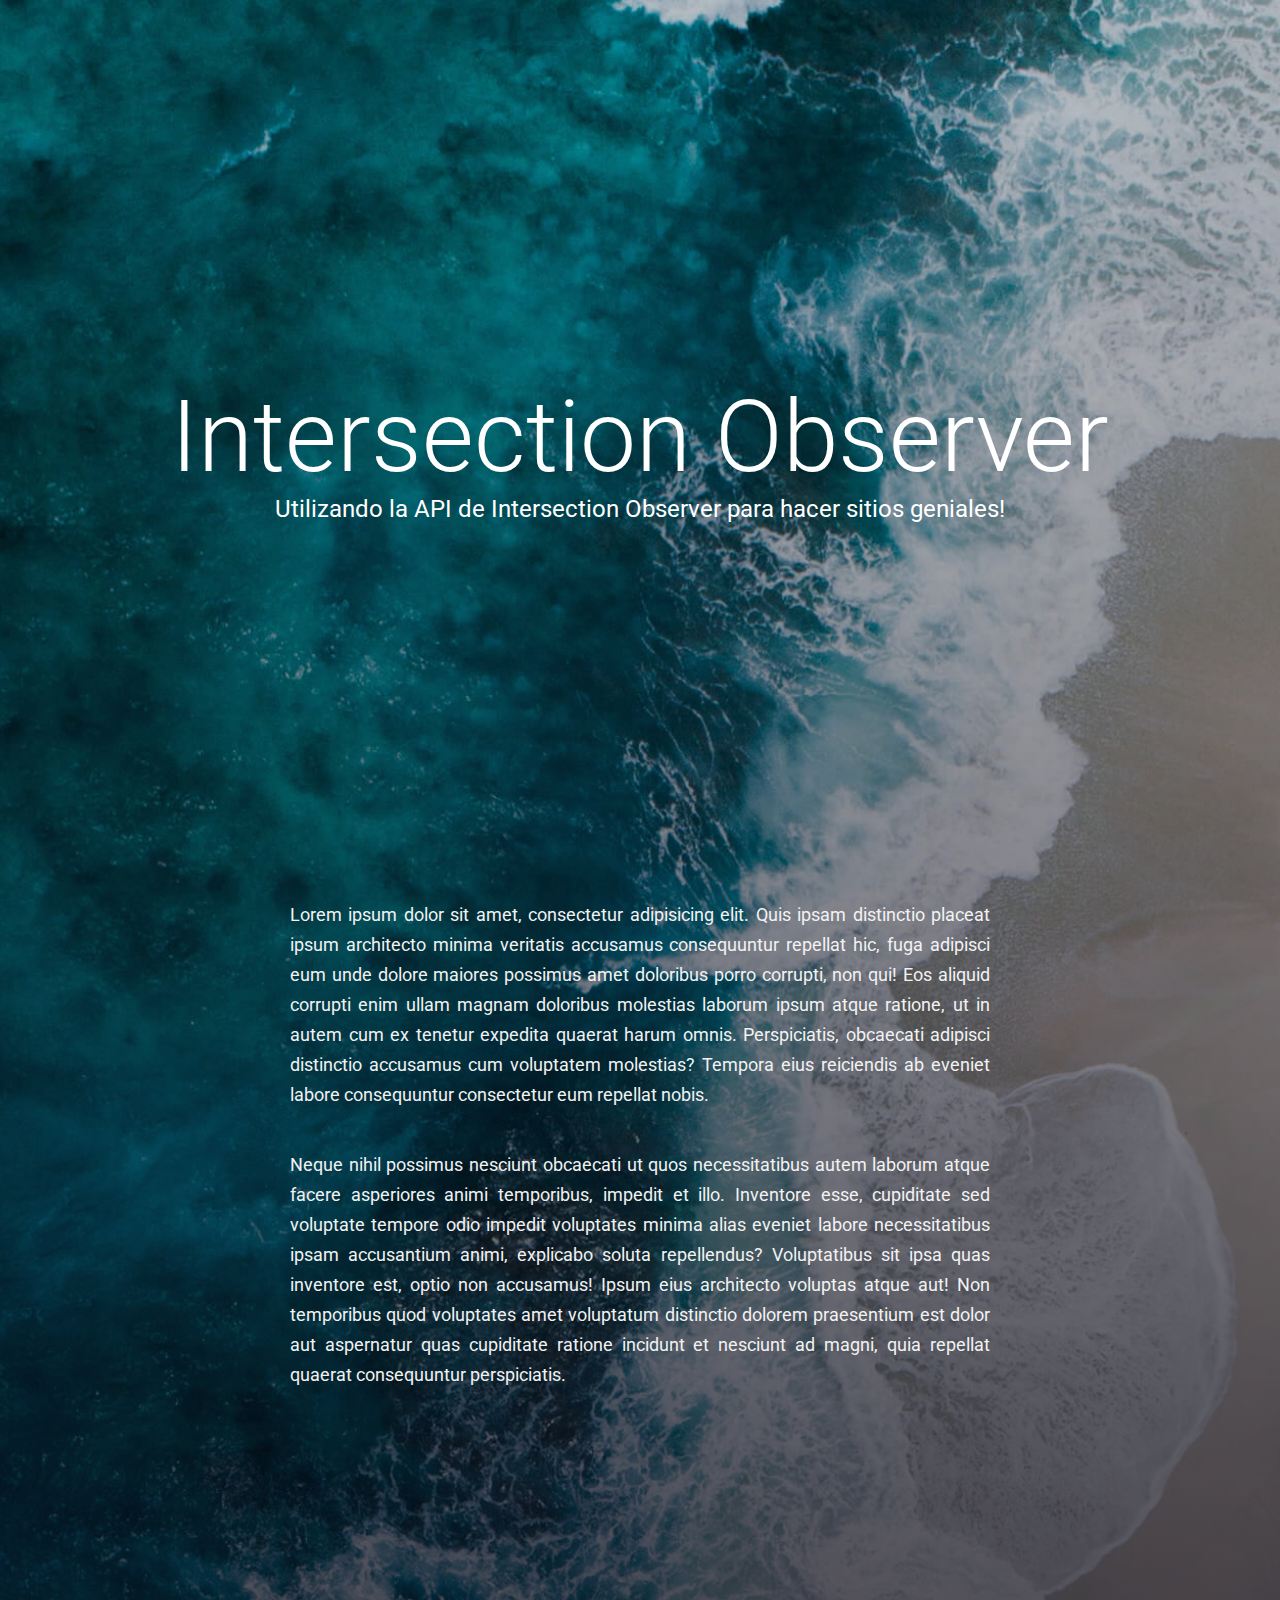
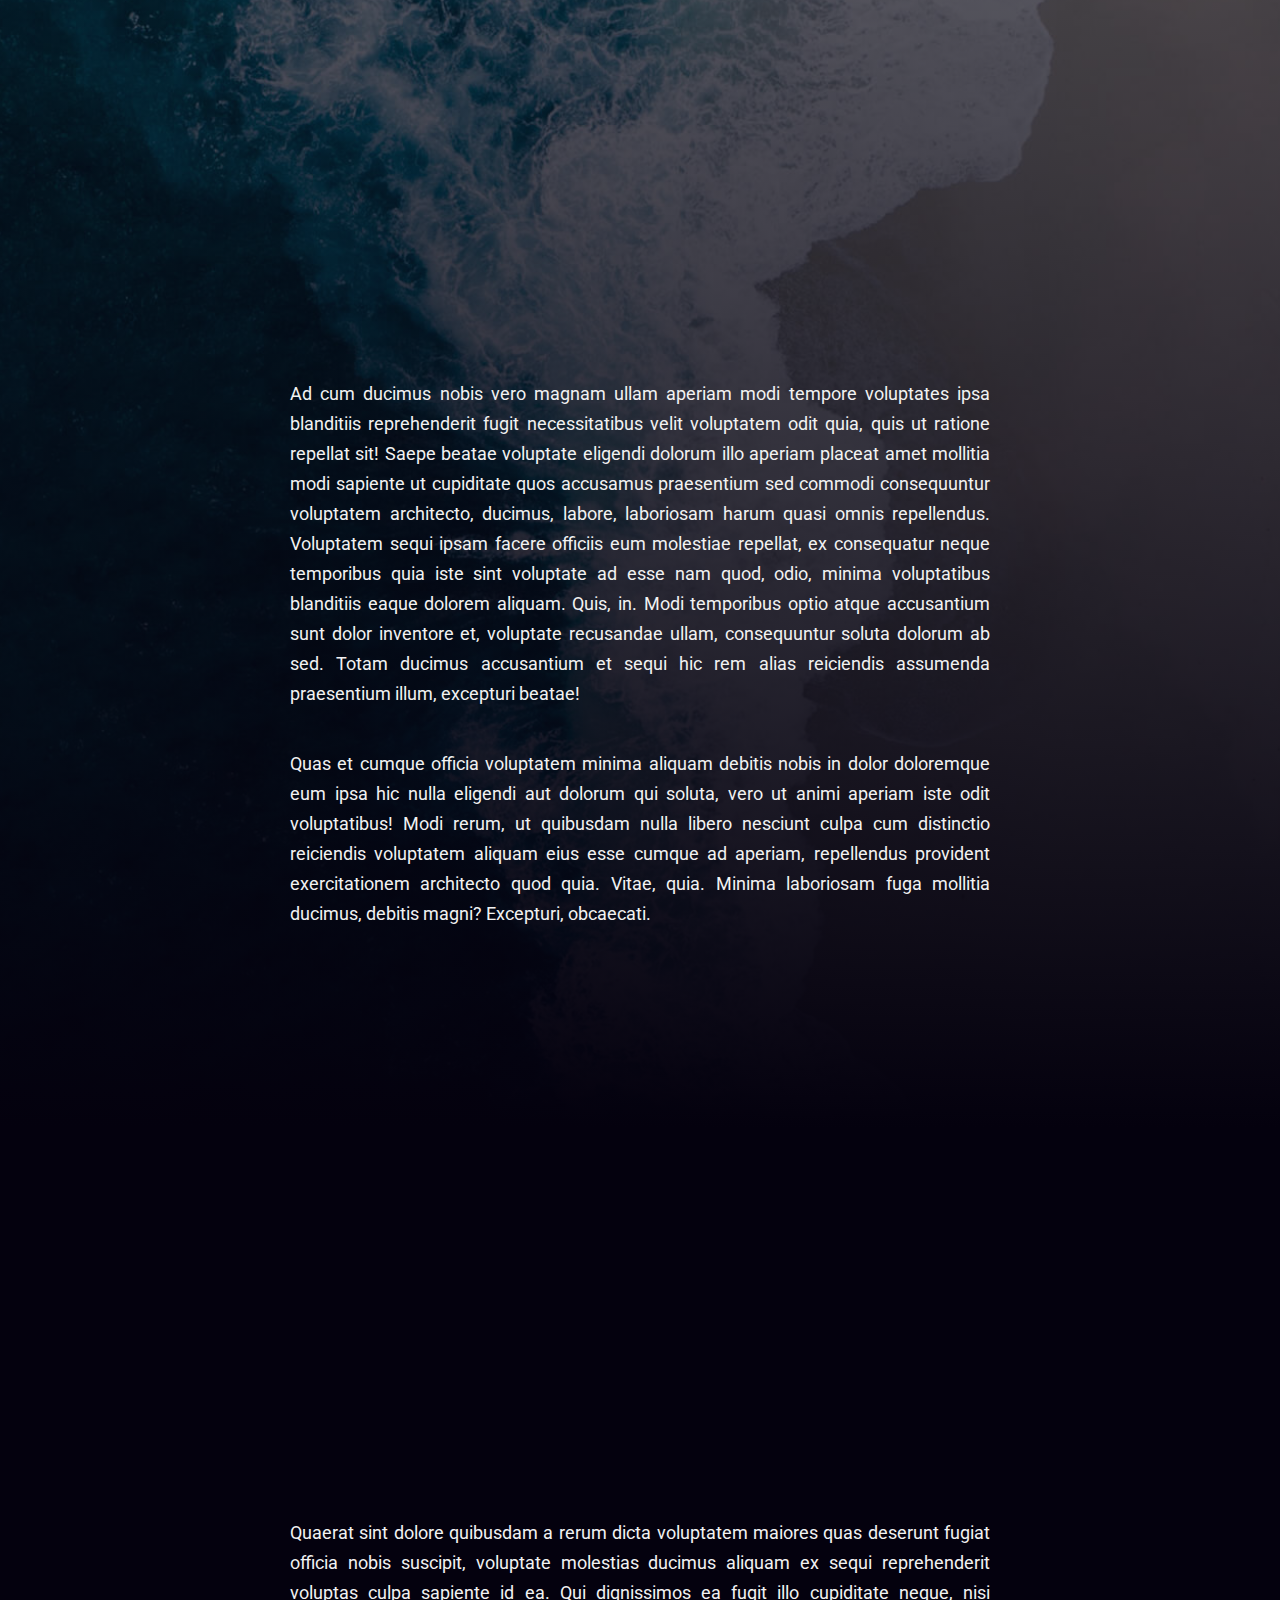
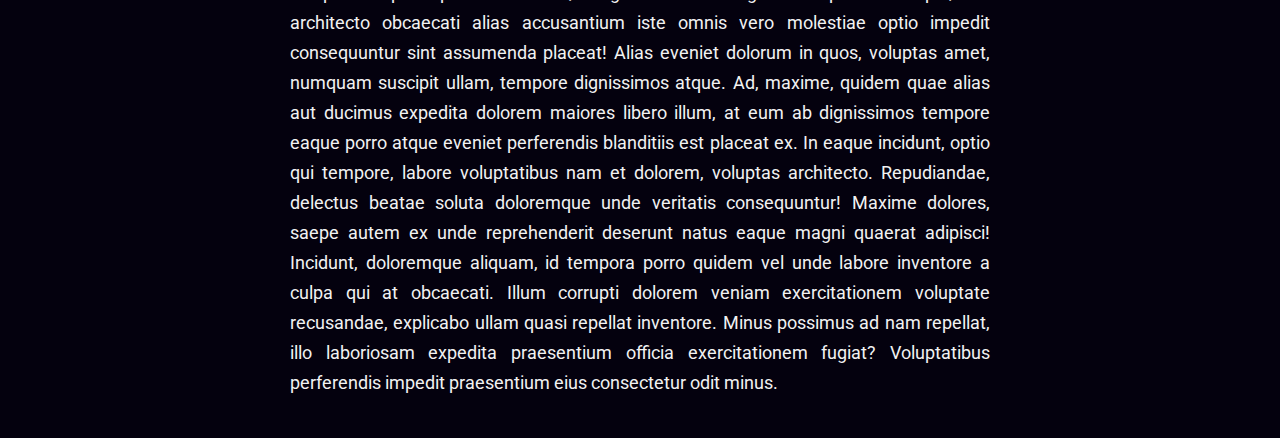
<file: anim-scroll/index.html>
<!DOCTYPE html>
<html lang="en">
<head>
	<meta charset="UTF-8">
	<meta http-equiv="X-UA-Compatible" content="IE=edge">
	<meta name="viewport" content="width=device-width, initial-scale=1.0">
	<link rel="preconnect" href="https://fonts.googleapis.com">
	<link rel="preconnect" href="https://fonts.gstatic.com" crossorigin>
	<link href="https://fonts.googleapis.com/css2?family=Roboto:wght@400;500&display=swap" rel="stylesheet">
	<link rel="stylesheet" href="styles.css">
	<title>Intersection Observer</title>
</head>
<body>

	<div class="hero">
		<h1>Intersection Observer</h1>
		<p>Utilizando la API de Intersection Observer para hacer sitios geniales!</p>
	</div>
	<div class="contenedor">
		<p>
			Lorem ipsum dolor sit amet, consectetur adipisicing elit. Quis ipsam distinctio placeat ipsum architecto minima veritatis accusamus consequuntur repellat hic, fuga adipisci eum unde dolore maiores possimus amet doloribus porro corrupti, non qui! Eos aliquid corrupti enim ullam magnam doloribus molestias laborum ipsum atque ratione, ut in autem cum ex tenetur expedita quaerat harum omnis. Perspiciatis, obcaecati adipisci distinctio accusamus cum voluptatem molestias? Tempora eius reiciendis ab eveniet labore consequuntur consectetur eum repellat nobis. 
		</p>
		<p>
			Neque nihil possimus nesciunt obcaecati ut quos necessitatibus autem laborum atque facere asperiores animi temporibus, impedit et illo. Inventore esse, cupiditate sed voluptate tempore odio impedit voluptates minima alias eveniet labore necessitatibus ipsam accusantium animi, explicabo soluta repellendus? Voluptatibus sit ipsa quas inventore est, optio non accusamus! Ipsum eius architecto voluptas atque aut! Non temporibus quod voluptates amet voluptatum distinctio dolorem praesentium est dolor aut aspernatur quas cupiditate ratione incidunt et nesciunt ad magni, quia repellat quaerat consequuntur perspiciatis. 
		</p>

		<img id="img1" src="img/1.jpg" alt="" class="izquierda">
		
		<p>
			Ad cum ducimus nobis vero magnam ullam aperiam modi tempore voluptates ipsa blanditiis reprehenderit fugit necessitatibus velit voluptatem odit quia, quis ut ratione repellat sit! Saepe beatae voluptate eligendi dolorum illo aperiam placeat amet mollitia modi sapiente ut cupiditate quos accusamus praesentium sed commodi consequuntur voluptatem architecto, ducimus, labore, laboriosam harum quasi omnis repellendus. Voluptatem sequi ipsam facere officiis eum molestiae repellat, ex consequatur neque temporibus quia iste sint voluptate ad esse nam quod, odio, minima voluptatibus blanditiis eaque dolorem aliquam. Quis, in. Modi temporibus optio atque accusantium sunt dolor inventore et, voluptate recusandae ullam, consequuntur soluta dolorum ab sed. Totam ducimus accusantium et sequi hic rem alias reiciendis assumenda praesentium illum, excepturi beatae! 
		</p>
		
		<p>
			Quas et cumque officia voluptatem minima aliquam debitis nobis in dolor doloremque eum ipsa hic nulla eligendi aut dolorum qui soluta, vero ut animi aperiam iste odit voluptatibus! Modi rerum, ut quibusdam nulla libero nesciunt culpa cum distinctio reiciendis voluptatem aliquam eius esse cumque ad aperiam, repellendus provident exercitationem architecto quod quia. Vitae, quia. Minima laboriosam fuga mollitia ducimus, debitis magni? Excepturi, obcaecati. 
		</p>

		<img id="img2" src="img/2.jpg" alt="" class="derecha">

		<p>
			Quaerat sint dolore quibusdam a rerum dicta voluptatem maiores quas deserunt fugiat officia nobis suscipit, voluptate molestias ducimus aliquam ex sequi reprehenderit voluptas culpa sapiente id ea. Qui dignissimos ea fugit illo cupiditate neque, nisi architecto obcaecati alias accusantium iste omnis vero molestiae optio impedit consequuntur sint assumenda placeat! Alias eveniet dolorum in quos, voluptas amet, numquam suscipit ullam, tempore dignissimos atque. Ad, maxime, quidem quae alias aut ducimus expedita dolorem maiores libero illum, at eum ab dignissimos tempore eaque porro atque eveniet perferendis blanditiis est placeat ex. In eaque incidunt, optio qui tempore, labore voluptatibus nam et dolorem, voluptas architecto. Repudiandae, delectus beatae soluta doloremque unde veritatis consequuntur! Maxime dolores, saepe autem ex unde reprehenderit deserunt natus eaque magni quaerat adipisci! Incidunt, doloremque aliquam, id tempora porro quidem vel unde labore inventore a culpa qui at obcaecati. Illum corrupti dolorem veniam exercitationem voluptate recusandae, explicabo ullam quasi repellat inventore. Minus possimus ad nam repellat, illo laboriosam expedita praesentium officia exercitationem fugiat? Voluptatibus perferendis impedit praesentium eius consectetur odit minus.
		</p>

	</div>

	<script src="app.js"></script>
</body>
</html>
</file>
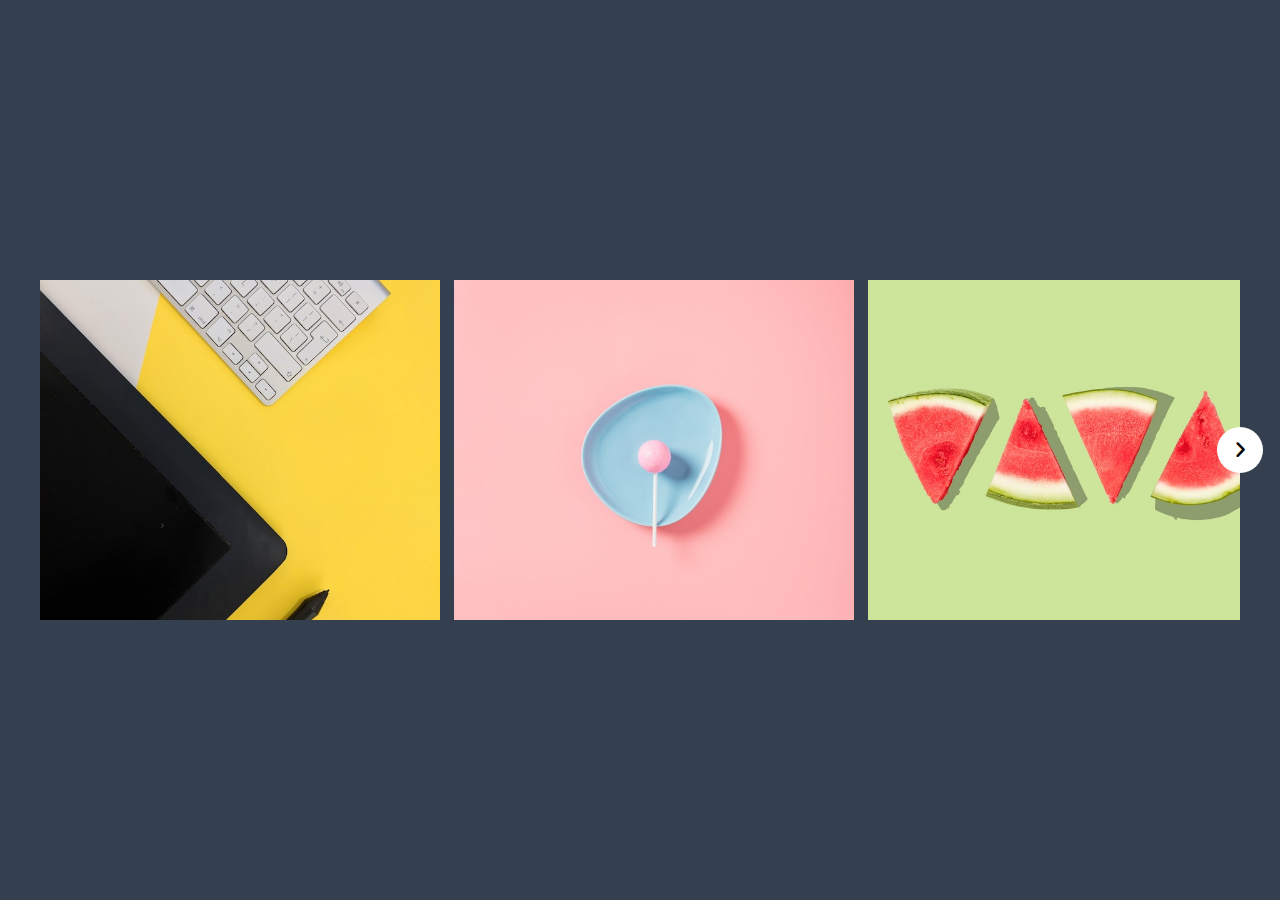
<file: carrusel/index.html>
<!DOCTYPE html>
<html lang="en">
<head>
    <meta charset="UTF-8">
    <meta http-equiv="X-UA-Compatible" content="IE=edge">
    <meta name="viewport" content="width=device-width, initial-scale=1.0">
    <link rel="preconnect" href="https://fonts.googleapis.com">
    <link rel="preconnect" href="https://fonts.gstatic.com" crossorigin>
    <link rel="stylesheet" href="https://cdnjs.cloudflare.com/ajax/libs/font-awesome/6.4.0/css/all.min.css">
    <link href="https://fonts.googleapis.com/css2?family=Poppins:wght@400;500;700&display=swap" rel="stylesheet">
    <link rel="stylesheet" href="./styles.css">
    <title>Carrusel</title>
    <script src="./main.js" defer></script>

</head>
<body>
    
    <div class="wrapper">
        <i id="left" class="fa-solid fa-angle-left"></i>
        <div class="carousel">
            <img src="images/img-1.jpg" alt="" draggable="false">
            <img src="images/img-2.jpg" alt="" draggable="false">
            <img src="images/img-3.jpg" alt="" draggable="false">
            <img src="images/img-4.jpg" alt="" draggable="false">
            <img src="images/img-5.jpg" alt="" draggable="false">
            <img src="images/img-6.jpg" alt="" draggable="false">
            <img src="images/img-7.jpg" alt="" draggable="false">
            <img src="images/img-8.jpg" alt="" draggable="false">
            <img src="images/img-9.jpg" alt="" draggable="false">
        </div>
        <i id="right" class="fa-solid fa-angle-right"></i>

    </div>

</body>
</html>
</file>
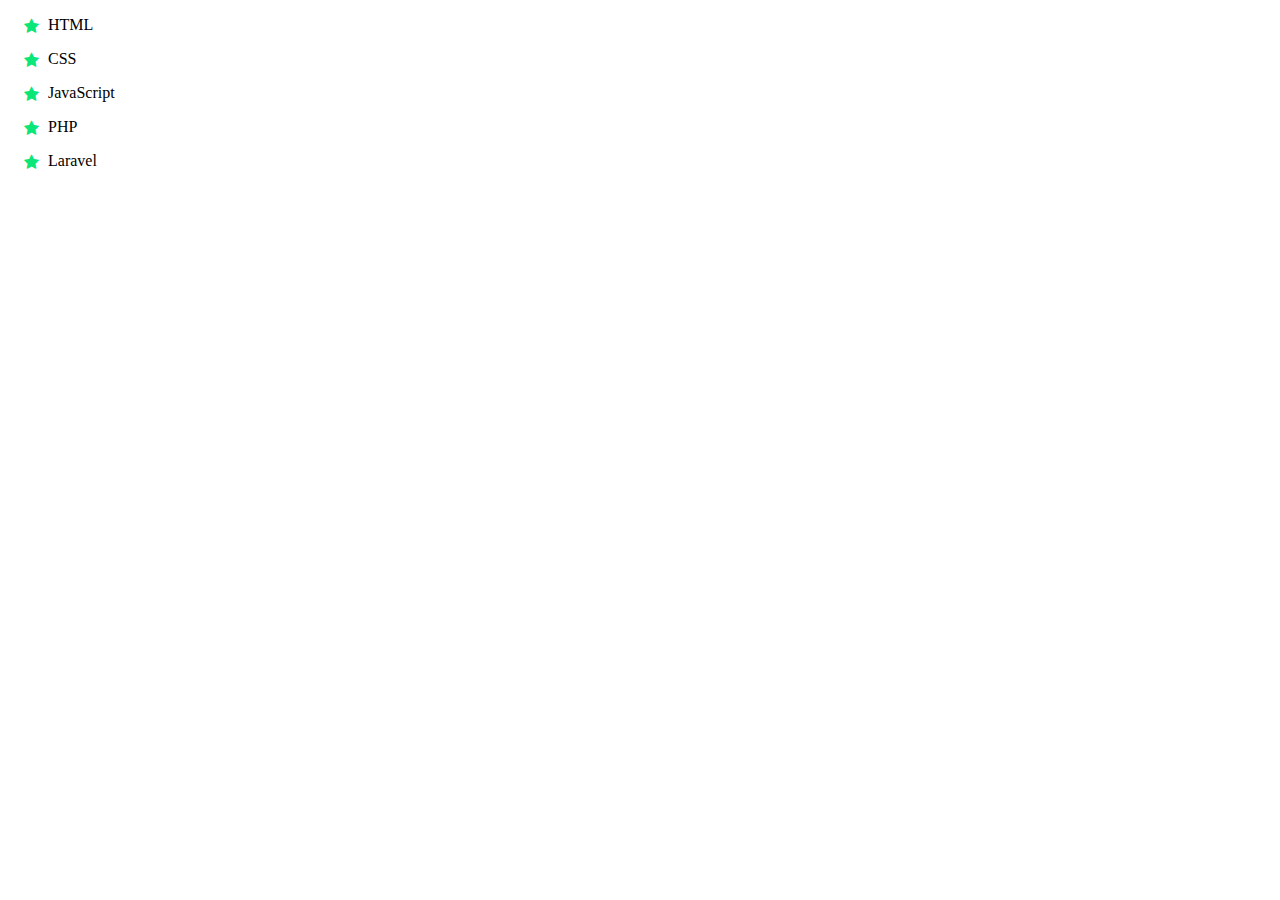
<file: estilos_listas/index.html>
<!DOCTYPE html>
<html lang="en">
<head>
    <meta charset="UTF-8">
    <meta http-equiv="X-UA-Compatible" content="IE=edge">
    <meta name="viewport" content="width=device-width, initial-scale=1.0">
    <link rel="stylesheet" href="https://maxcdn.bootstrapcdn.com/font-awesome/4.7.0/css/font-awesome.min.css">
    <link rel="stylesheet" href="./main.css">
    <title>Viñetas</title>
</head>
<body>
    <ul class="custom_list">
       <li>HTML</li>
       <li>CSS</li>
       <li>JavaScript</li>
       <li>PHP</li>
       <li>Laravel</li> 
    </ul>
</body>
</html>
</file>
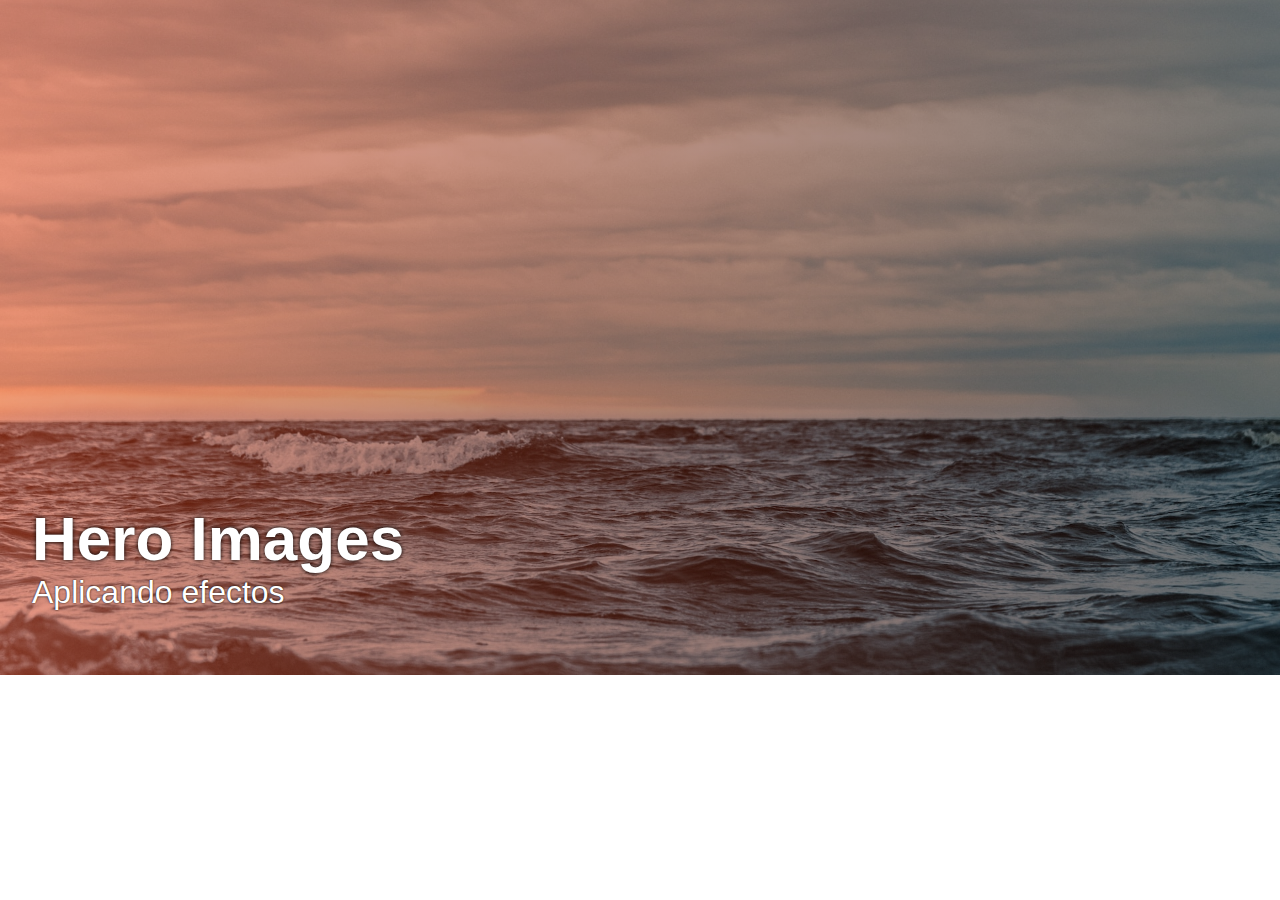
<file: hero-images/index.html>
<!DOCTYPE html>
<html lang="en">
<head>
    <meta charset="UTF-8">
    <meta http-equiv="X-UA-Compatible" content="IE=edge">
    <meta name="viewport" content="width=device-width, initial-scale=1.0">
    <link rel="stylesheet" href="./main.css">
    <title>Hero Images</title>
</head>
<body>
    <header class="hero-img">
        <div>
            <h1>Hero Images</h1>
            <p>Aplicando efectos</p>
        </div>
    </header>
</body>
</html>
</file>
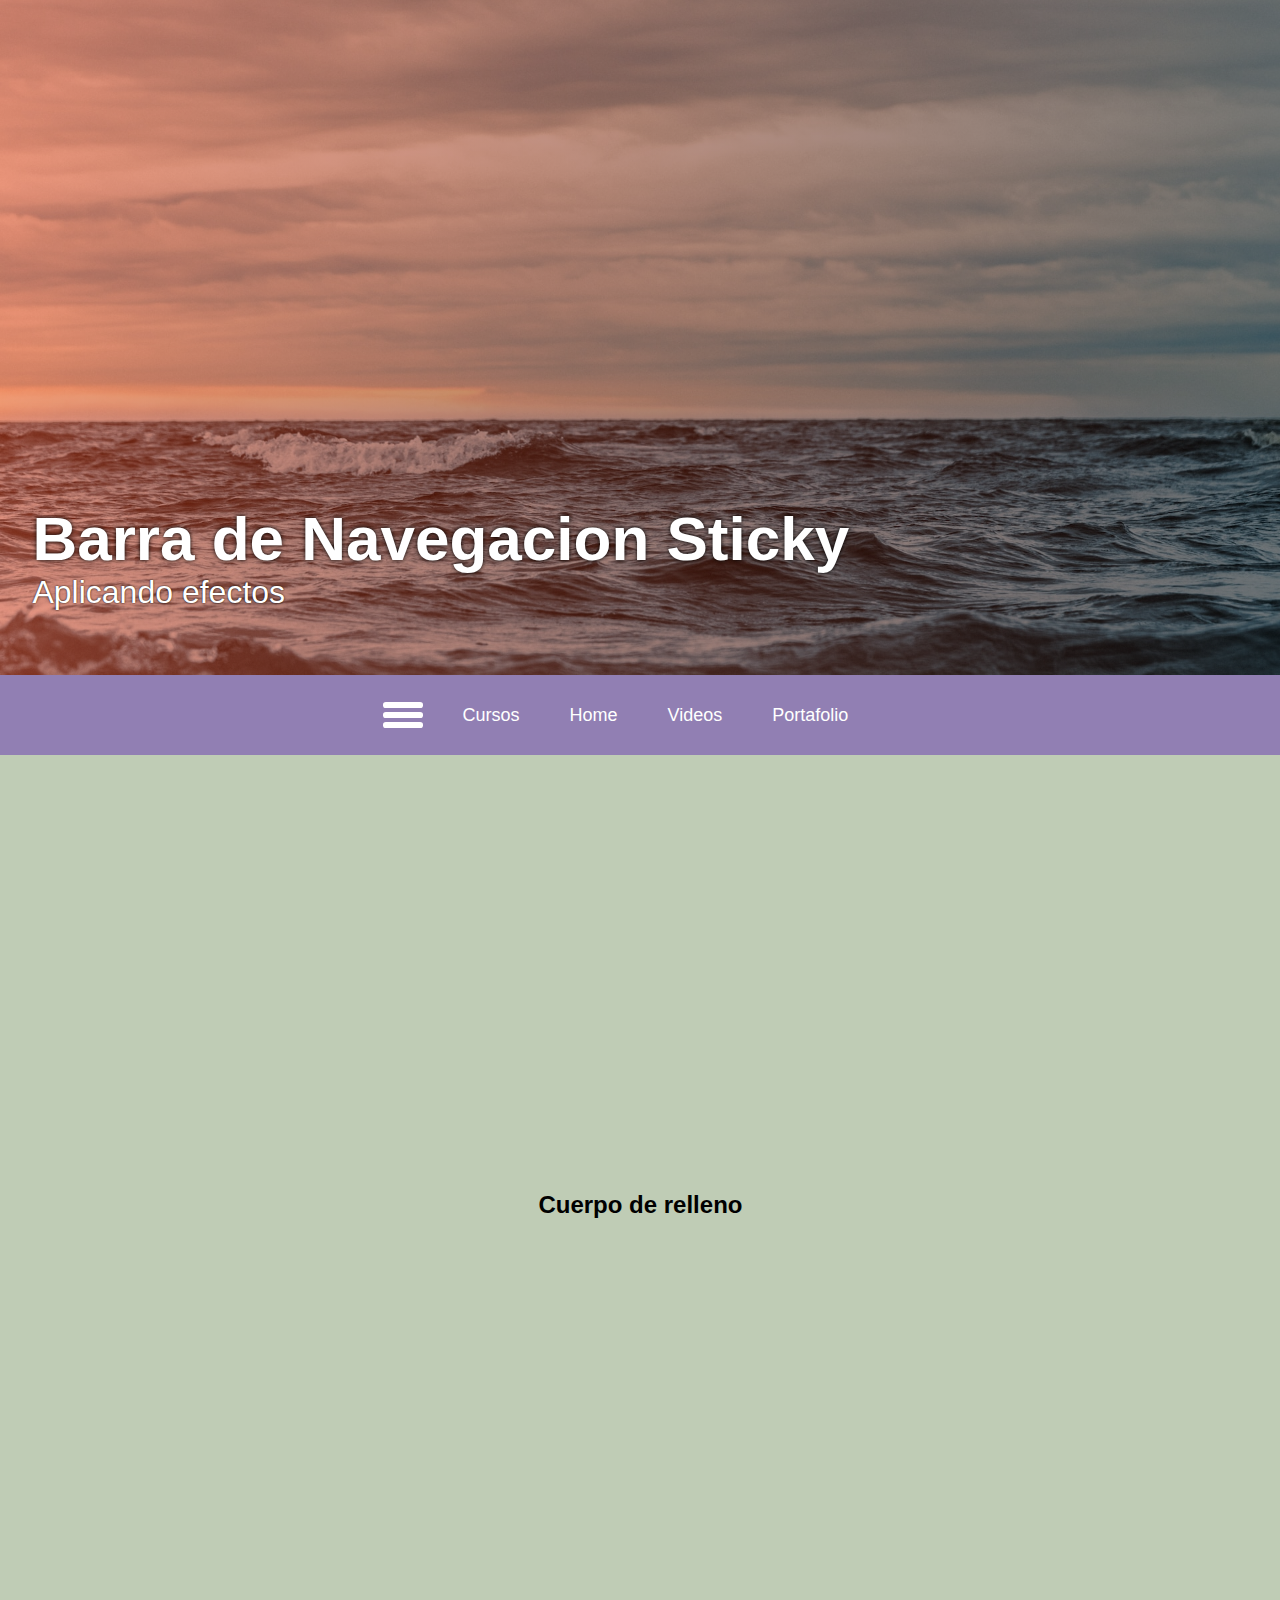
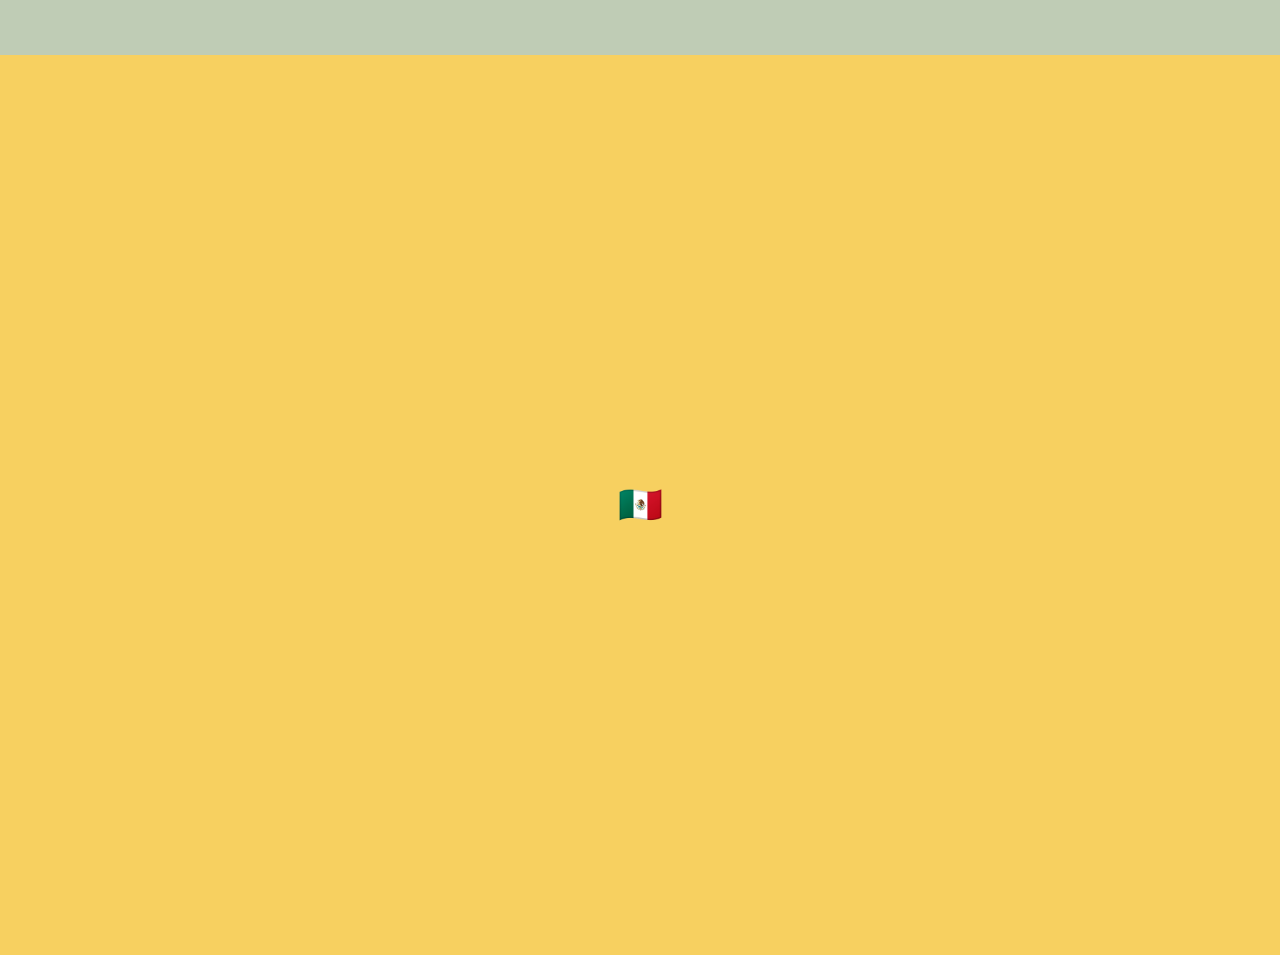
<file: menu-hamburguesa/index.html>
<!DOCTYPE html>
<html lang="en">
<head>
    <meta charset="UTF-8">
    <meta http-equiv="X-UA-Compatible" content="IE=edge">
    <meta name="viewport" content="width=device-width, initial-scale=1.0">
    <link rel="stylesheet" href="./transformicons.css">
    <link rel="stylesheet" href="./main.css">
    <title>Nav Sticky</title>
</head>
<body>
    <div class="main-container">

        <div class="menu-lateral">
            <ul>
                <li>Cursos</li>
                <li>Home</li>
                <li>Videos</li>
                <li>Portafolio</li>
            </ul>
        </div>

        <div class="content">
            <header class="hero-img">
                <div>
                    <h1>Barra de Navegacion Sticky</h1>
                    <p>Aplicando efectos</p>
                </div>
            </header>
        
            <nav class="nav">
                <ul>
                    <div class="button-nav">
                        <button type="button" class="tcon toggle-menu tcon-menu--arrow tcon-menu--arrow360left" aria-label="toggle menu">
                            <span class="tcon-menu__lines" aria-hidden="true"></span>
                            <span class="tcon-visuallyhidden">toggle menu</span>
                        </button>
                    </div>
                    <li>Cursos</li>
                    <li>Home</li>
                    <li>Videos</li>
                    <li>Portafolio</li>
                </ul>
            </nav>
        
            <main class="main">
                <section class="section-1">
                    <h2>Cuerpo de relleno</h2>
                </section>
                <section class="section-2">🇲🇽 </section>
            </main>
        </div>
    </div>
    


    <script src="./transformicons.js"></script>
    <script src="./main.js"></script>
</body>
</html>
</file>
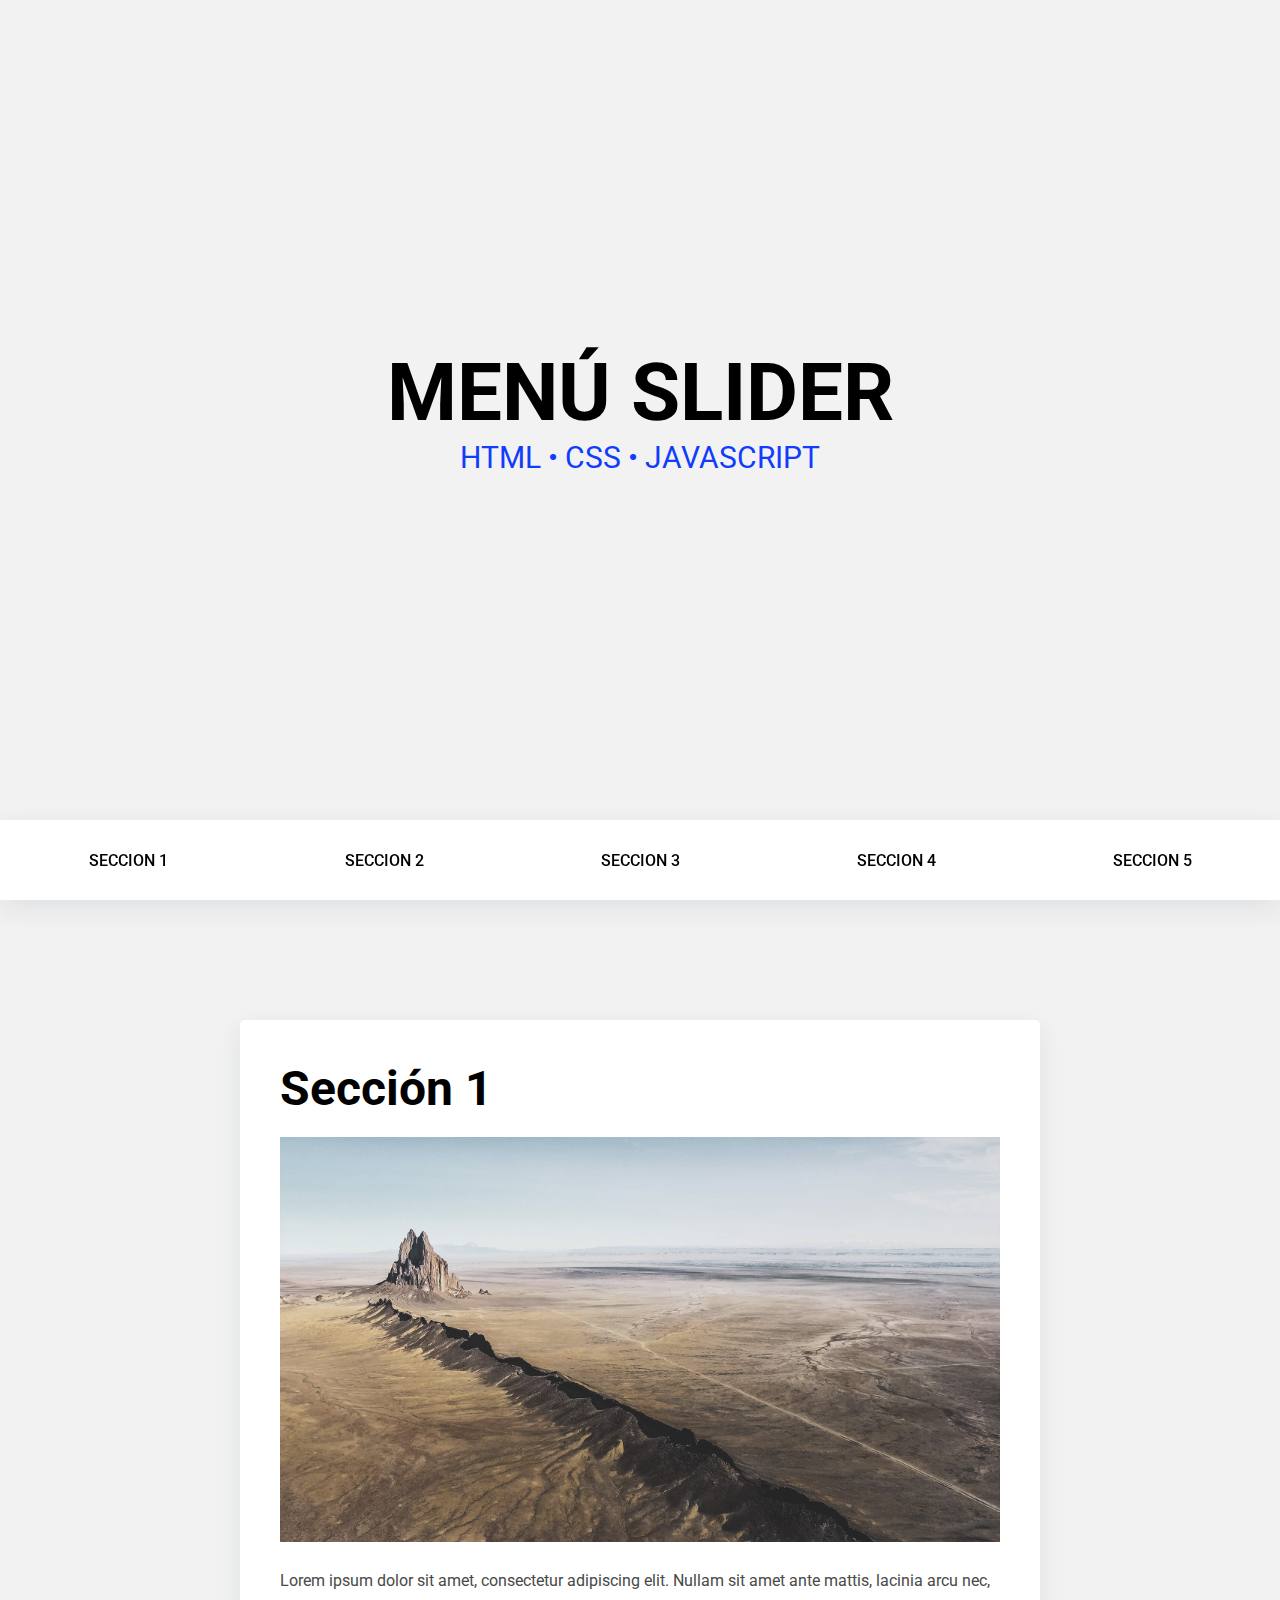
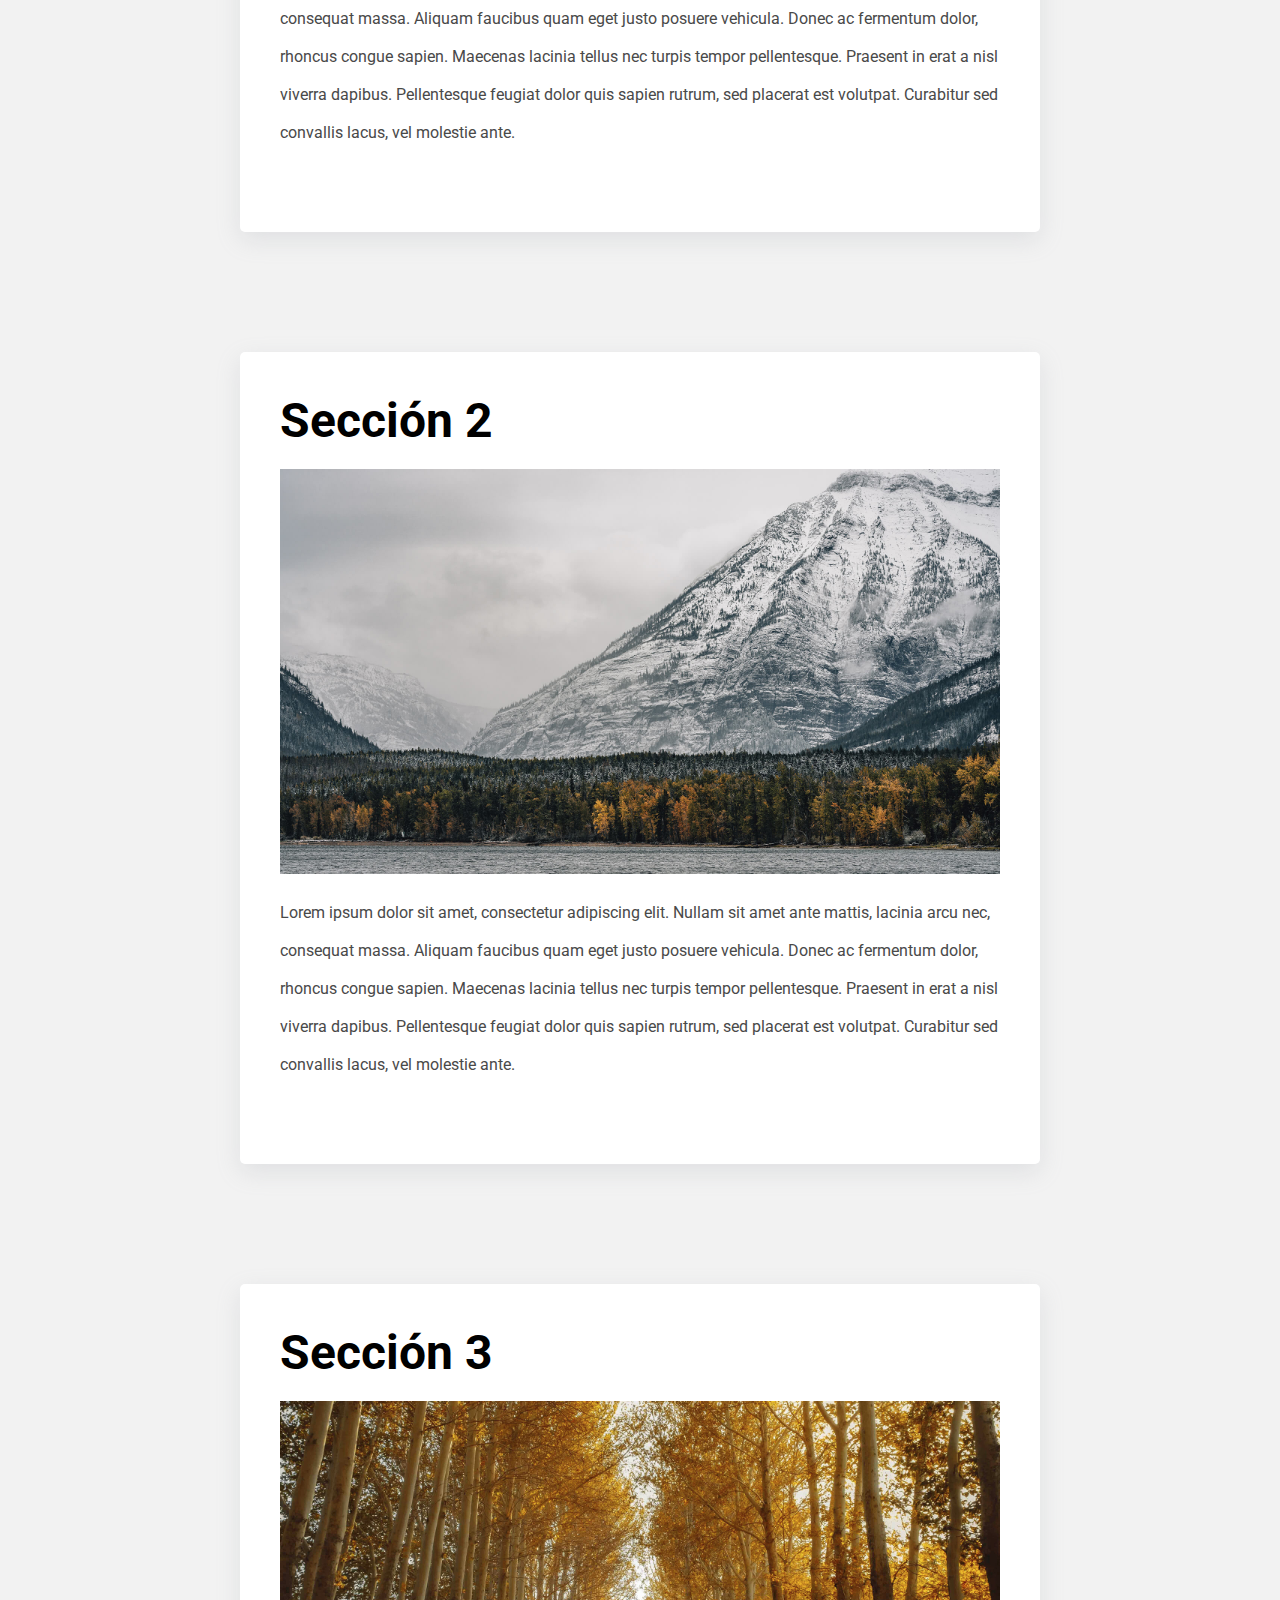
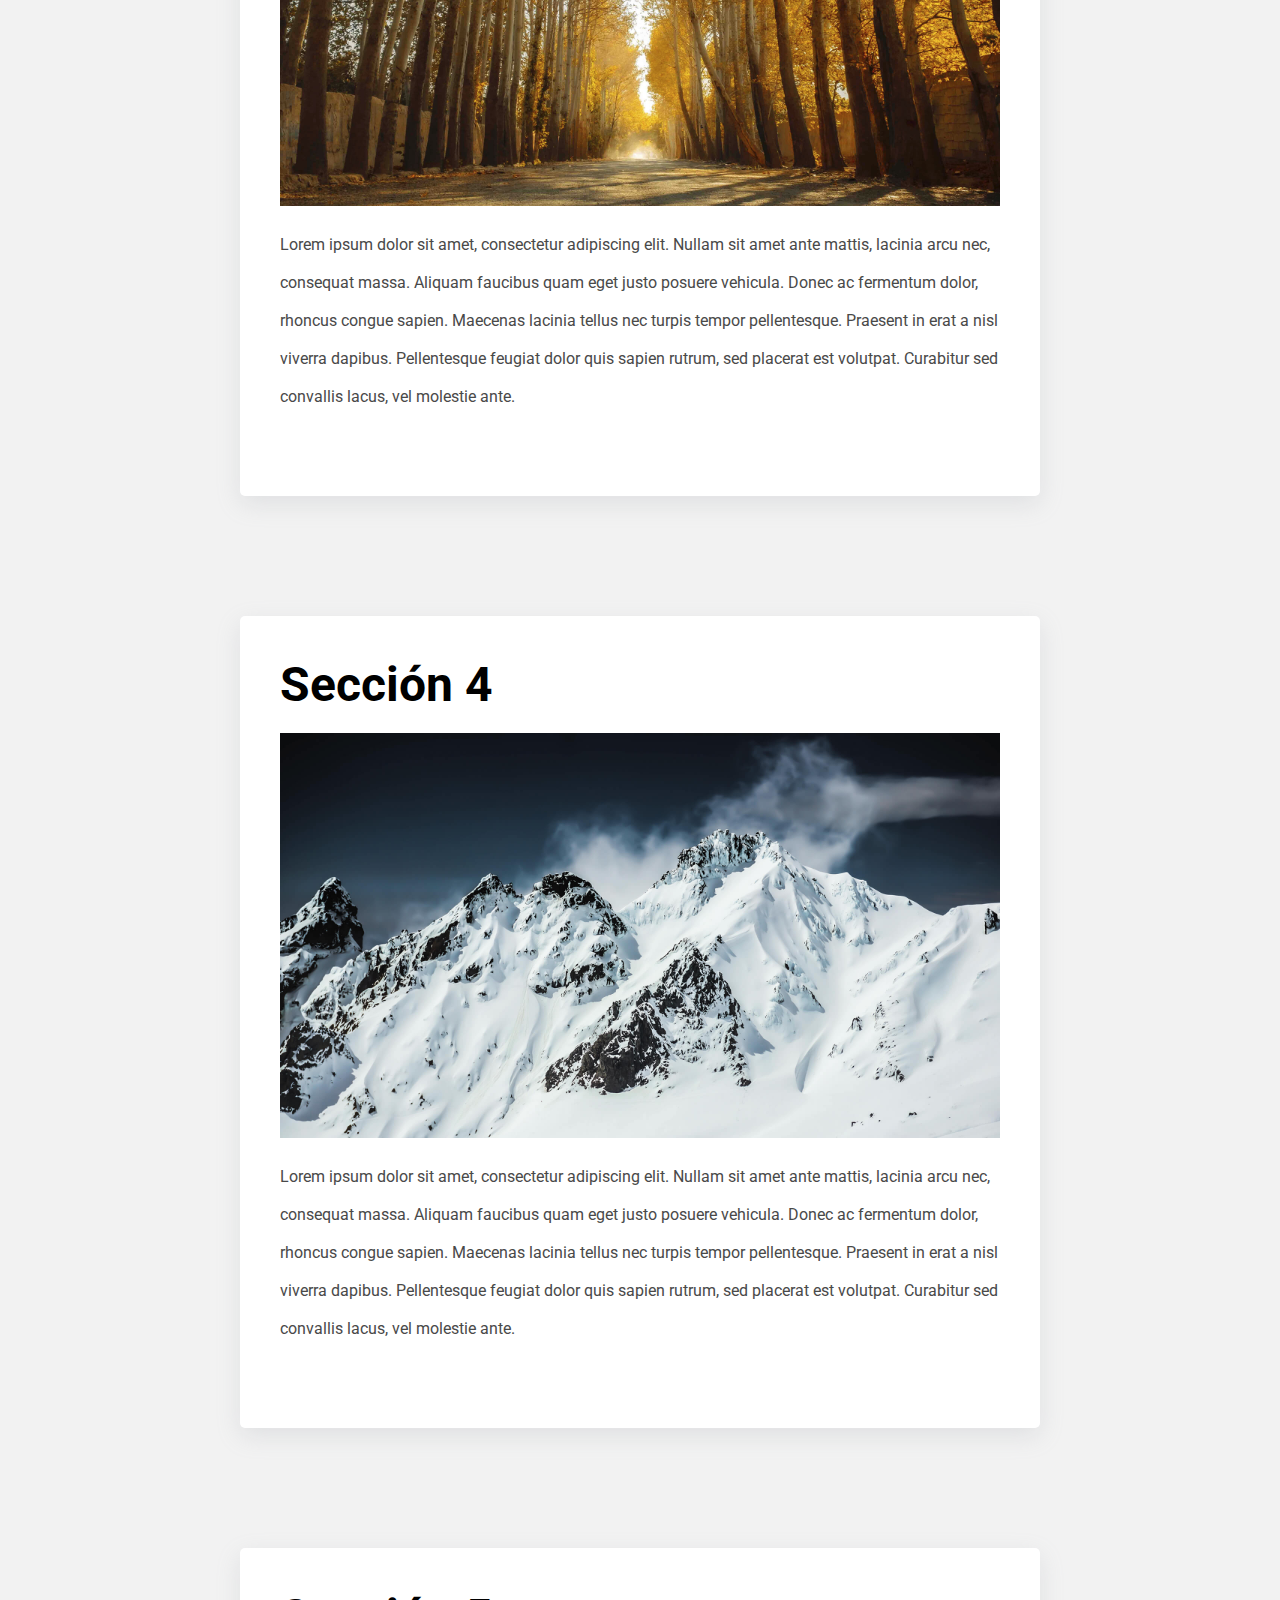
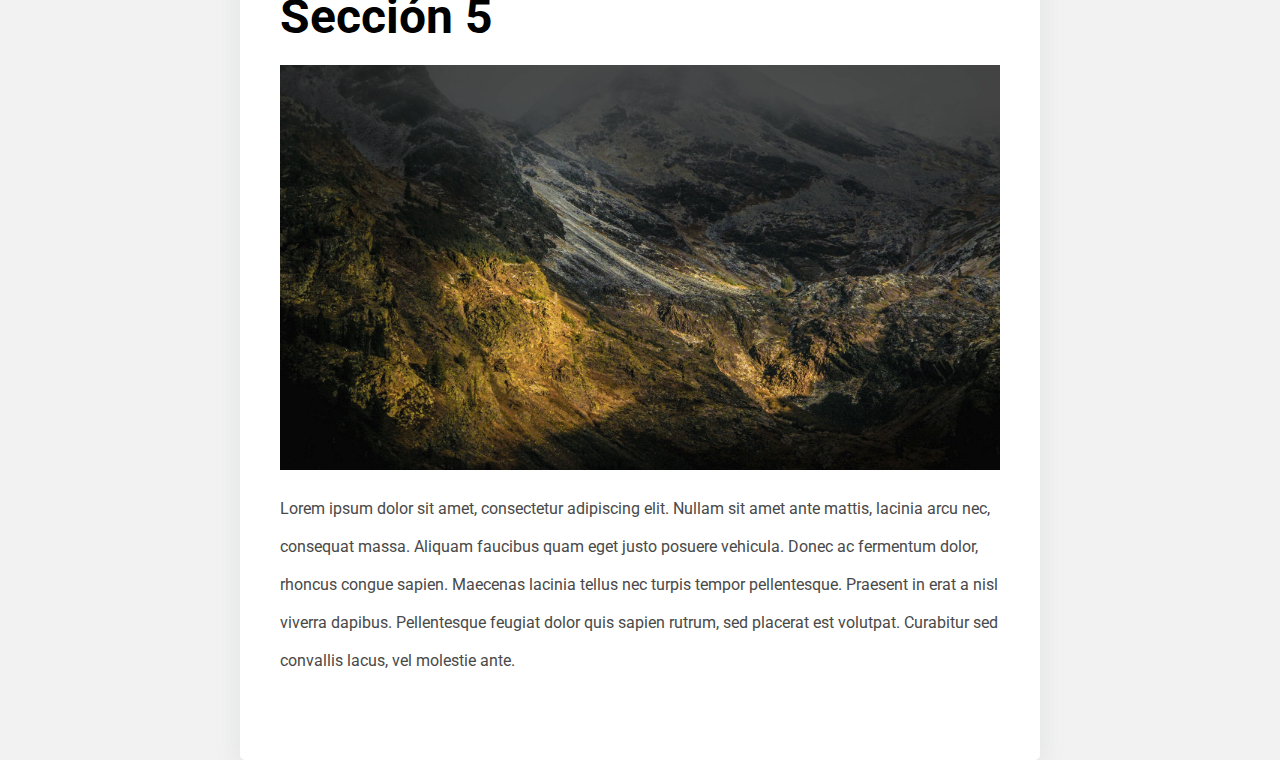
<file: menu_sticky/index.html>
<!DOCTYPE html>
<html lang="en">
<head>
	<meta charset="UTF-8">
	<meta http-equiv="X-UA-Compatible" content="IE=edge">
	<meta name="viewport" content="width=device-width, initial-scale=1.0">
	<link rel="preconnect" href="https://fonts.googleapis.com">
	<link rel="preconnect" href="https://fonts.gstatic.com" crossorigin>
	<link href="https://fonts.googleapis.com/css2?family=Roboto:wght@400;500&display=swap" rel="stylesheet">
	<link rel="stylesheet" href="styles.css">
	<title>Slider Nav</title>
</head>
<body>
	<div class="hero" id="hero">
		<h1>MENÚ SLIDER</h1>
		<p>HTML • CSS • Javascript</p>
	</div>

	<nav id="menu">
		<a href="#1">Seccion 1</a>
		<a href="#2">Seccion 2</a>
		<a href="#3">Seccion 3</a>
		<a href="#4">Seccion 4</a>
		<a href="#5">Seccion 5</a>
		<span class="indicador" id="indicador"></span>
	</nav>

	<div class="secciones">
		<div class="seccion" id="1">
			<div class="card">
				<h1>Sección 1</h1>
				<img src="img/1.jpg" alt="">
				<p>Lorem ipsum dolor sit amet, consectetur adipiscing elit. Nullam sit amet ante mattis, lacinia arcu nec, consequat massa. Aliquam faucibus quam eget justo posuere vehicula. Donec ac fermentum dolor, rhoncus congue sapien. Maecenas lacinia tellus nec turpis tempor pellentesque. Praesent in erat a nisl viverra dapibus. Pellentesque feugiat dolor quis sapien rutrum, sed placerat est volutpat. Curabitur sed convallis lacus, vel molestie ante. </p>
			</div>
		</div>

		<div class="seccion" id="2">
			<div class="card">
				<h1>Sección 2</h1>
				<img src="img/2.jpg" alt="">
				<p>Lorem ipsum dolor sit amet, consectetur adipiscing elit. Nullam sit amet ante mattis, lacinia arcu nec, consequat massa. Aliquam faucibus quam eget justo posuere vehicula. Donec ac fermentum dolor, rhoncus congue sapien. Maecenas lacinia tellus nec turpis tempor pellentesque. Praesent in erat a nisl viverra dapibus. Pellentesque feugiat dolor quis sapien rutrum, sed placerat est volutpat. Curabitur sed convallis lacus, vel molestie ante. </p>
			</div>
		</div>

		<div class="seccion" id="3">
			<div class="card">
				<h1>Sección 3</h1>
				<img src="img/3.jpg" alt="">
				<p>Lorem ipsum dolor sit amet, consectetur adipiscing elit. Nullam sit amet ante mattis, lacinia arcu nec, consequat massa. Aliquam faucibus quam eget justo posuere vehicula. Donec ac fermentum dolor, rhoncus congue sapien. Maecenas lacinia tellus nec turpis tempor pellentesque. Praesent in erat a nisl viverra dapibus. Pellentesque feugiat dolor quis sapien rutrum, sed placerat est volutpat. Curabitur sed convallis lacus, vel molestie ante. </p>
			</div>
		</div>

		<div class="seccion" id="4">
			<div class="card">
				<h1>Sección 4</h1>
				<img src="img/4.jpg" alt="">
				<p>Lorem ipsum dolor sit amet, consectetur adipiscing elit. Nullam sit amet ante mattis, lacinia arcu nec, consequat massa. Aliquam faucibus quam eget justo posuere vehicula. Donec ac fermentum dolor, rhoncus congue sapien. Maecenas lacinia tellus nec turpis tempor pellentesque. Praesent in erat a nisl viverra dapibus. Pellentesque feugiat dolor quis sapien rutrum, sed placerat est volutpat. Curabitur sed convallis lacus, vel molestie ante. </p>
			</div>
		</div>

		<div class="seccion" id="5">
			<div class="card">
				<h1>Sección 5</h1>
				<img src="img/5.jpg" alt="">
				<p>Lorem ipsum dolor sit amet, consectetur adipiscing elit. Nullam sit amet ante mattis, lacinia arcu nec, consequat massa. Aliquam faucibus quam eget justo posuere vehicula. Donec ac fermentum dolor, rhoncus congue sapien. Maecenas lacinia tellus nec turpis tempor pellentesque. Praesent in erat a nisl viverra dapibus. Pellentesque feugiat dolor quis sapien rutrum, sed placerat est volutpat. Curabitur sed convallis lacus, vel molestie ante. </p>
			</div>
		</div>
	</div>

	<script src="app.js"></script>
</body>
</html>
</file>
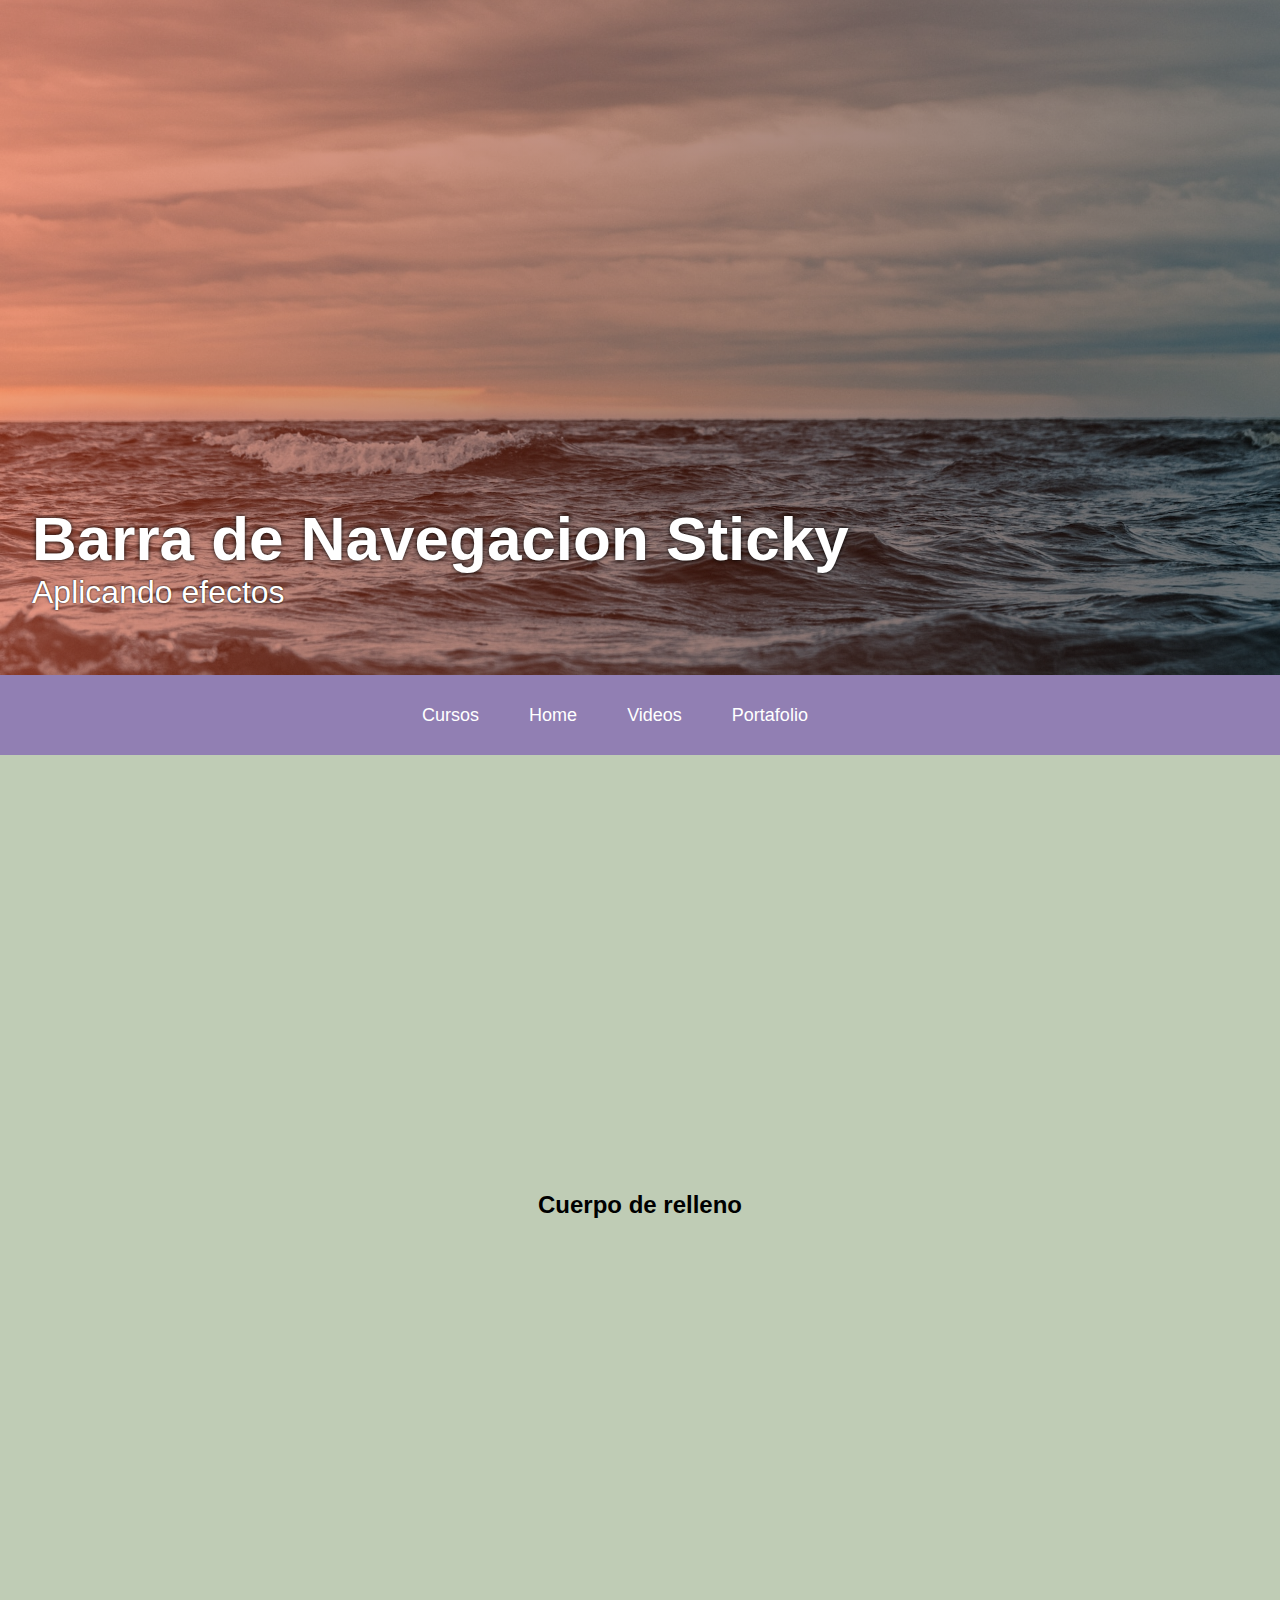
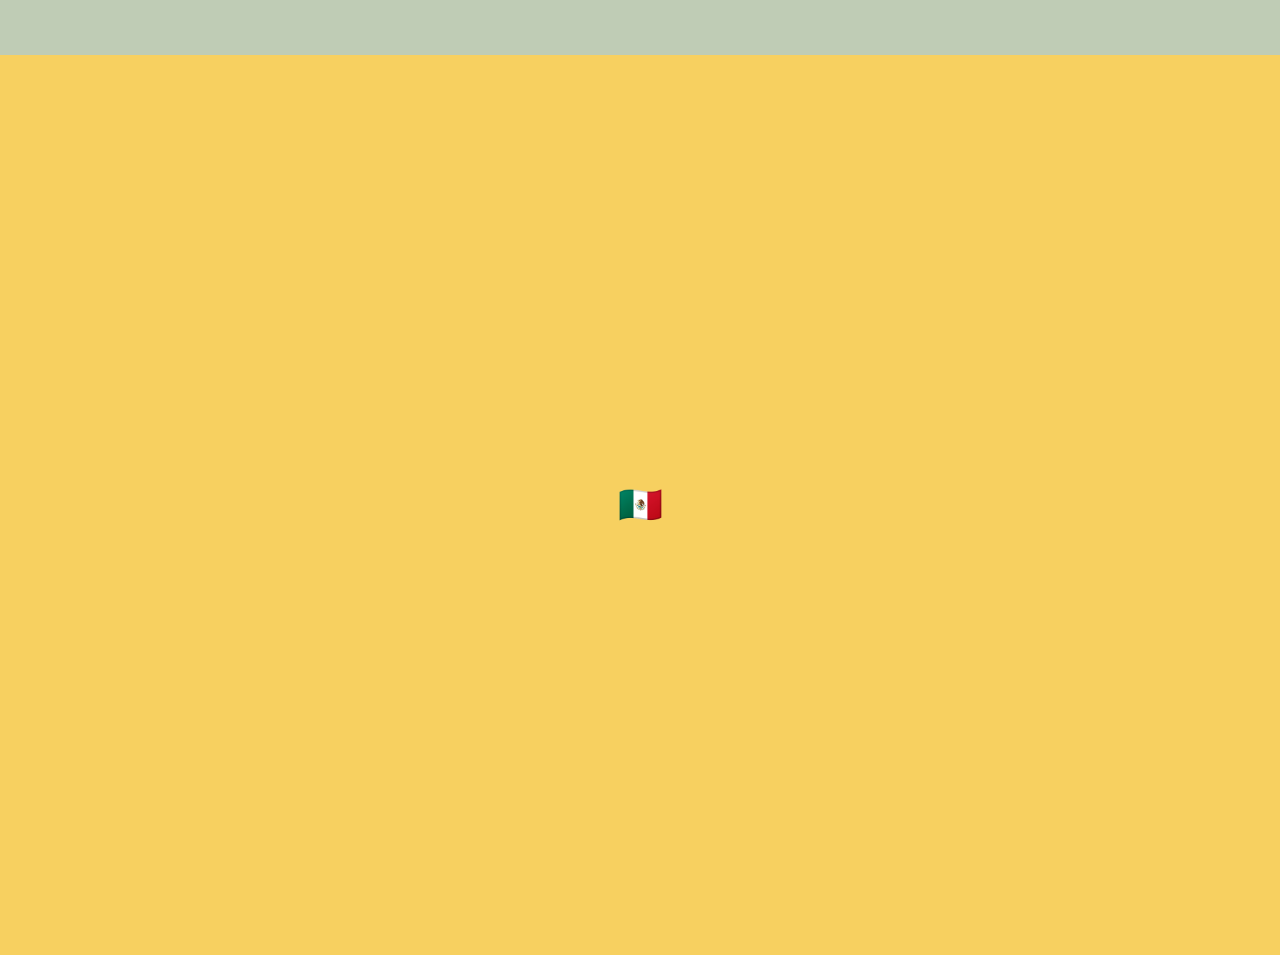
<file: nav-sticky/index.html>
<!DOCTYPE html>
<html lang="en">
<head>
    <meta charset="UTF-8">
    <meta http-equiv="X-UA-Compatible" content="IE=edge">
    <meta name="viewport" content="width=device-width, initial-scale=1.0">
    <link rel="stylesheet" href="./main.css">
    <title>Nav Sticky</title>
</head>
<body>
    <header class="hero-img">
        <div>
            <h1>Barra de Navegacion Sticky</h1>
            <p>Aplicando efectos</p>
        </div>
    </header>

    <nav class="nav">
        <ul>
            <li>Cursos</li>
            <li>Home</li>
            <li>Videos</li>
            <li>Portafolio</li>
        </ul>
    </nav>

    <main class="main">
        <section class="section-1">
            <h2>Cuerpo de relleno</h2>
        </section>
        <section class="section-2">🇲🇽 </section>
    </main>


    <script src="./main.js"></script>
</body>
</html>
</file>
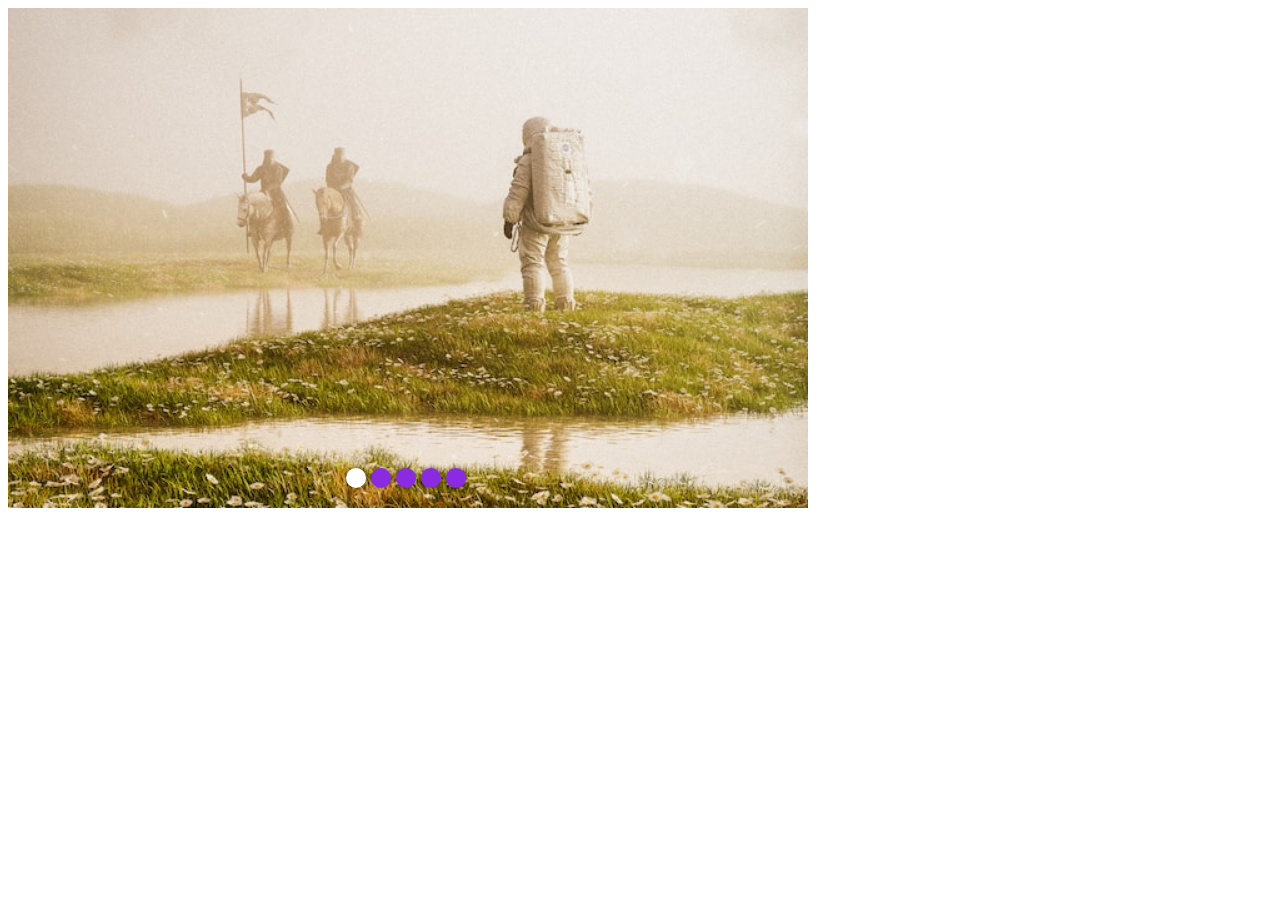
<file: slider/index.html>
<!DOCTYPE html>
<html lang="en">
<head>
    <meta charset="UTF-8">
    <meta http-equiv="X-UA-Compatible" content="IE=edge">
    <meta name="viewport" content="width=device-width, initial-scale=1.0">
    <link rel="stylesheet" href="./main.css">
    <title>Slider</title>
</head>
<body>
    
    <div class="slider">
        <div class="container">
            <img src="./img1.jpg" alt="Imagen 1">
            <img src="./img2.jpg" alt="Imagen 2">
            <img src="./img3.jpg" alt="Imagen 3">
            <img src="./img4.jpg" alt="Imagen 4">
            <img src="./img5.jpg" alt="Imagen 5">
        </div>
        <div class="controls">
            <ul></ul>
        </div>
    </div>


    <script src="./main.js"></script>
</body>
</html>
</file>
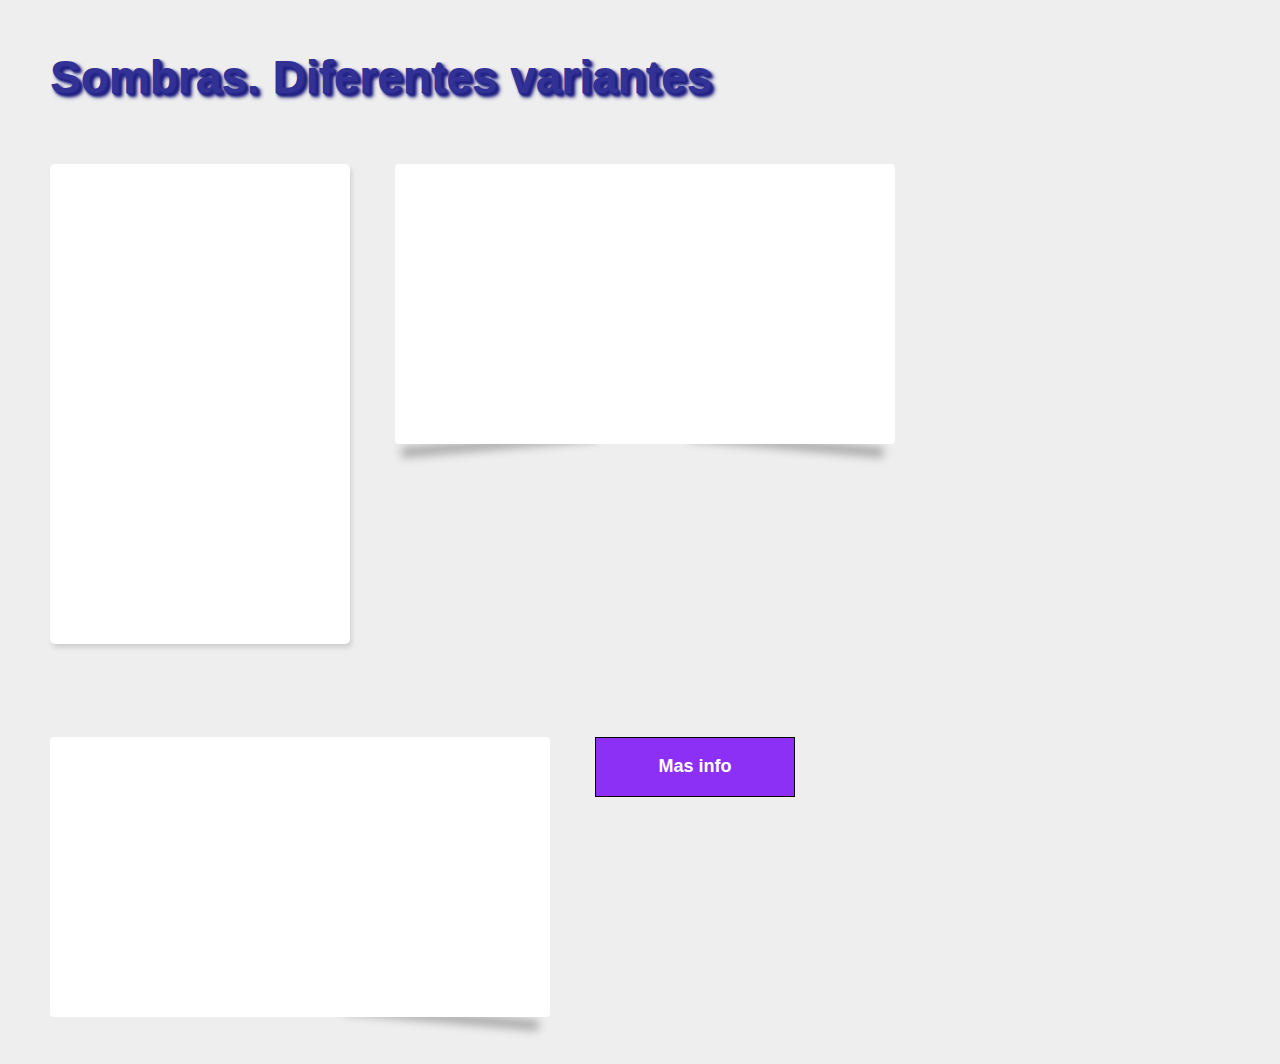
<file: sombras/index.html>
<!DOCTYPE html>
<html lang="en">
<head>
    <meta charset="UTF-8">
    <meta http-equiv="X-UA-Compatible" content="IE=edge">
    <meta name="viewport" content="width=device-width, initial-scale=1.0">
    <link rel="stylesheet" href="./main.css">
    <title>Sombras</title>
</head>
<body>
    <h1>Sombras. Diferentes variantes</h1>
    <div class="container">
        <div class="card"></div>
        <div class="card-two"></div>
        <div class="card-three"></div>
        <button class="box-3d">Mas info</button>
    </div>
</body>
</html>
</file>
<file: anim-scroll/styles.css>
* {
	margin: 0;
	padding: 0;
	box-sizing: border-box;
}

body {
	background: #f2f2f2;
	font-family: 'Roboto', sans-serif;
	background-image: linear-gradient(180deg, rgba(0, 0, 0, 0.2) 0%, rgb(4, 1, 14) 75%), url('./img/bg.jpg');
	background-size: cover;
	background-repeat: no-repeat;
	background-position: top center;
}

h1 {
	font-weight: 300;
}

.hero {
	min-height: 100vh;
	display: flex;
	flex-direction: column;
	justify-content: center;
	align-items: center;
	color: #fff;
}

.hero h1 {
	font-size: 100px;
}

.hero p {
	font-size: 24px;
}

.contenedor {
	color: #f2f2f2;
	font-size: 18px;
	line-height: 30px;
	width: 90%;
	max-width: 700px;
	margin: auto;
	text-align: justify;
}

.contenedor p {
	margin-bottom: 40px;
}

.contenedor img {
	width: 100%;
	height: 500px;
	overflow: hidden;
	margin-bottom: 40px;
	border-radius: 5px;
	
    opacity: 0;
    transform: scale(0.9);
    transition: .7s ease-in-out all;

}
.contenedor img.izquierda {
    transform: translateX(-100px);
}
.contenedor img.derecha {
    transform: translateX(100px);
}
.contenedor img.visible {
    opacity: 1;
    transform: scale(1) translateX(0);
}
</file>
<file: carrusel/styles.css>
* {
    padding: 0;
    margin: 0;
    box-sizing: border-box;
    font-family: 'Poppins', sans-serif;
}
body {
    display: flex;
    padding: 0 35px;
    align-items: center;
    justify-content: center;
    min-height: 100vh;
    background-color: #343F4F;
}
.wrapper {
    max-width: 1200px;
    position: relative;
}
.wrapper i {
    top: 50%;
    position: absolute;
    background-color: #fff;
    height: 46px;
    width: 46px;
    cursor: pointer;
    font-size: 1.2rem;
    text-align: center;
    line-height: 46px;
    border-radius: 50%;
    transform: translateY(-50%);
}
.wrapper i:first-child {
    left: -23px;
    display: none;
}
.wrapper i:last-child {
    right: -23px;
}
.wrapper .carousel {
    white-space: nowrap;
    font-size: 0px;
    overflow-x: hidden;
    scroll-behavior: smooth;
}
.carousel.dragging {
    scroll-behavior: auto;
    cursor: grab;
}
.carousel.dragging img {
    pointer-events: none;
}
.carousel img {
    height: 340px;
    object-fit: cover;
    width: calc(100% / 3);
    margin-left: 14px;
}
.carousel img:first-child {
    margin-left: 0px;
}

@media screen and (max-width: 900px) {
    .carousel img {
        width: calc(100% / 2);
    }
}

@media screen and (max-width: 550px) {
    .carousel img {
        width: 100%;
    }
}
</file>
<file: estilos_listas/main.css>
.custom_list li{
    list-style-type: none;
    position: relative;
    margin-bottom: 1em;
}

.custom_list li::before{
    content: "\f005";
    position: absolute;
    width: 0.5em;
    height: 0.5em;
    font-family: FontAwesome;
    color: rgb(10, 230, 120);
    top: .1em;
    left: -1.5em;
}
</file>
<file: hero-images/main.css>
*{
    margin: 0;
    padding: 0;
    box-sizing: border-box;
    font-family: Verdana, Geneva, Tahoma, sans-serif;
}
.hero-img{
    width: 100%;
    height: 75vh;
    background: linear-gradient(to right,rgba(228, 58, 15, 0.5),rgba(0,0,0,0.5)), url('./ocean.jpg');
    background-size: cover;
    background-position: center;
    background-repeat: no-repeat;
    padding: 2rem;
    color: white;
    text-shadow: 0px 0px 4px #000;
    display: flex;
    align-items: flex-end;
    padding-bottom: 5%;
}
.hero-img h1{
    font-size: 62px;
    font-weight: bold;
}
.hero-img p {
    font-size: 32px;
    font-weight: 500;
    text-shadow: 0px 0px 2px #000;
}
</file>
<file: menu-hamburguesa/transformicons.css>
.tcon {
  -webkit-appearance: none;
  -moz-appearance: none;
  appearance: none;
  border: none;
  cursor: pointer;
  display: -webkit-flex;
  display: -ms-flexbox;
  display: flex;
  -webkit-justify-content: center;
  -ms-flex-pack: center;
  justify-content: center;
  -webkit-align-items: center;
  -ms-flex-align: center;
  align-items: center;
  height: 40px;
  transition: 0.3s;
  -webkit-user-select: none;
  -moz-user-select: none;
  -ms-user-select: none;
  user-select: none;
  width: 40px;
  background: transparent;
  outline: none;
  -webkit-tap-highlight-color: transparent;
  -webkit-tap-highlight-color: transparent; }
  .tcon > * {
    display: block; }
  .tcon:hover, .tcon:focus {
    outline: none; }
  .tcon::-moz-focus-inner {
    border: 0; }

.tcon-menu__lines {
  display: inline-block;
  height: 5.71429px;
  width: 40px;
  border-radius: 2.85714px;
  transition: 0.3s;
  background: white;
  position: relative; }
  .tcon-menu__lines::before, .tcon-menu__lines::after {
    display: inline-block;
    height: 5.71429px;
    width: 40px;
    border-radius: 2.85714px;
    transition: 0.3s;
    background: white;
    content: '';
    position: absolute;
    left: 0;
    -webkit-transform-origin: 2.85714px center;
    transform-origin: 2.85714px center;
    width: 100%; }
  .tcon-menu__lines::before {
    top: 10px; }
  .tcon-menu__lines::after {
    top: -10px; }
  .tcon-transform .tcon-menu__lines {
    -webkit-transform: scale3d(0.8, 0.8, 0.8);
    transform: scale3d(0.8, 0.8, 0.8); }

.tcon-menu--arrow {
  width: auto; }
  .tcon-menu--arrow.tcon-transform .tcon-menu__lines::before, .tcon-menu--arrow.tcon-transform .tcon-menu__lines::after {
    top: 0;
    width: 22.22222px; }
  .tcon-menu--arrow.tcon-transform .tcon-menu__lines::before {
    -webkit-transform: rotate3d(0, 0, 1, 45deg);
    transform: rotate3d(0, 0, 1, 45deg); }
  .tcon-menu--arrow.tcon-transform .tcon-menu__lines::after {
    -webkit-transform: rotate3d(0, 0, 1, -45deg);
    transform: rotate3d(0, 0, 1, -45deg); }

.tcon-menu--arrow360left.tcon-transform {
  -webkit-transform: scale3d(0.8, 0.8, 0.8) rotate3d(0, 0, 1, 360deg);
  transform: scale3d(0.8, 0.8, 0.8) rotate3d(0, 0, 1, 360deg); }

.tcon-visuallyhidden {
  border: 0;
  clip: rect(0 0 0 0);
  height: 1px;
  margin: -1px;
  overflow: hidden;
  padding: 0;
  position: absolute;
  width: 1px; }
  .tcon-visuallyhidden:active, .tcon-visuallyhidden:focus {
    clip: auto;
    height: auto;
    margin: 0;
    overflow: visible;
    position: static;
    width: auto; }
</file>
<file: menu-hamburguesa/main.css>
*{
    margin: 0;
    padding: 0;
    box-sizing: border-box;
    font-family: Verdana, Geneva, Tahoma, sans-serif;
}
.main-container {
    white-space: nowrap;
    position: relative;
    left: -280px;
    transition: left ease-in 0.3s;
}

.main-container * {
    white-space: normal;
}
.main-container .content, .main-container .menu-lateral {
    display: inline-block;
    margin-right: -4px;
    vertical-align: top;
    height: 100vh;
}
/* .main-container .content {
    overflow-y: scroll;
} */
.main-container .content {
    width: 100%;
}

.main-container .menu-lateral {
    width: 280px;
    background-color: #eee;
}
.main-container .menu-lateral ul {
    color: #000;
    text-align: center;
}
.hero-img{
    width: 100%;
    height: 75vh;
    background: linear-gradient(to right,rgba(228, 58, 15, 0.5),rgba(0,0,0,0.5)), url('./ocean.jpg');
    background-size: cover;
    background-position: center;
    background-repeat: no-repeat;
    padding: 2rem;
    color: white;
    text-shadow: 0px 0px 4px #000;
    display: flex;
    align-items: flex-end;
    padding-bottom: 5%;
}
.hero-img h1{
    font-size: 62px;
    font-weight: bold;
}
.hero-img p {
    font-size: 32px;
    font-weight: 500;
    text-shadow: 0px 0px 2px #000;
}

.nav {
    width: 100%;
    height: 80px;
    background-color: #917FB3;
    transition: all ease-in-out 0.3s;
}
.nav ul {
    height: 100%;
    display: flex;
    justify-content: center;
    align-items: center;
}
.nav ul li{
    color: white;
    display: inline-block;
    margin-right: 50px;
    font-size: 18px;
    cursor: pointer;
    transition: all ease-in-out 0.5s;
}

.nav .button-nav {
    margin-right: 40px;
}

.nav.pined{
    position: fixed;
    top: 0px;
    background-color: white;
    transition: all ease-in-out 0.5s;
}
.nav.pined ul li{
    color: #000;
    transition: all ease-in-out 0.5s;
}
.nav.pined .button-nav .tcon-menu__lines  {
    background: #000;
}
.nav.pined .button-nav .tcon-menu__lines::before, .nav.pined .button-nav .tcon-menu__lines::after{
    background: #000;
}
.main .section-1{
    display: flex;
    justify-content: center;
    align-items: center;
    width: 100%;
    height: 100vh;
    background-color: #BFCCB5;
}
.main .section-2 {
    width: 100%;
    height: 100vh;
    background-color: #F7D060;
    display: flex;
    justify-content: center;
    align-items: center;
    font-size: 36px;
}
</file>
<file: menu_sticky/styles.css>
html {
	scroll-behavior: smooth;
}

* {
	padding: 0;
	margin: 0;
	box-sizing: border-box;
}

body {
	background: #f2f2f2;
	font-family: 'Roboto', sans-serif;
}

a {
	text-decoration: none;
}

.hero {
	display: flex;
	flex-direction: column;
	align-items: center;
	justify-content: center;
	height: calc(100vh - 80px);
}

.hero h1 {
	font-size: 80px;
}

.hero p {
	font-size: 30px;
	text-transform: uppercase;
	color: #113CFC;
}

nav {
	height: 80px;
	background-color: #fff;
	box-shadow: rgba(149, 157, 165, 0.2) 0px 8px 24px;
	display: flex;
	position: sticky;
	top: 0;
	overflow: hidden;
}
nav a {
	flex: 1;
	height: 100%;
	text-transform: uppercase;
	display: flex;
	align-items: center;
	justify-content: center;
	text-align: center;
	color: #000;
	transition: .2s ease-in-out all;
	font-weight: 500;
}
nav a:hover {
	background-color: #f0f0f0f0;
}
nav .indicador {
	width: 0px;
	height: 7px;
	background-color: #113CFC;
	position: absolute;
	bottom: 0;
	transition: .3s ease-out all;
	/* transform: translateX(-500px); */
}


.seccion {
	min-height: 100vh;
	max-width: 800px;
	width: 90%;
	margin: auto;

	padding-top: 120px;
	display: flex;
	flex-direction: column;
	align-items: center;
	justify-content: center;

}

.seccion .card {
	background: #fff;
	height: 90%;
	padding: 40px;
	border-radius: 5px;
	box-shadow: rgba(149, 157, 165, 0.2) 0px 8px 24px;
}

.seccion h1 {
	font-size: 48px;
	margin-bottom: 20px;
}

.seccion p {
	line-height: 38px;
	margin-bottom: 40px;
	color: #494949;
	font-size: 16px;
}

.seccion img {
	width: 100%;
	vertical-align: top;
	margin-bottom: 20px;
}



@media screen and (max-width: 800px) {
	nav a {
		font-size: 14px;
		padding: 5px;
	}
}

@media screen and (max-width: 450px) {
	nav a {
		font-size: 11px;
	}
}
</file>
<file: nav-sticky/main.css>
*{
    margin: 0;
    padding: 0;
    box-sizing: border-box;
    font-family: Verdana, Geneva, Tahoma, sans-serif;
}
.hero-img{
    width: 100%;
    height: 75vh;
    background: linear-gradient(to right,rgba(228, 58, 15, 0.5),rgba(0,0,0,0.5)), url('./ocean.jpg');
    background-size: cover;
    background-position: center;
    background-repeat: no-repeat;
    padding: 2rem;
    color: white;
    text-shadow: 0px 0px 4px #000;
    display: flex;
    align-items: flex-end;
    padding-bottom: 5%;
}
.hero-img h1{
    font-size: 62px;
    font-weight: bold;
}
.hero-img p {
    font-size: 32px;
    font-weight: 500;
    text-shadow: 0px 0px 2px #000;
}

.nav {
    width: 100%;
    height: 80px;
    background-color: #917FB3;
    transition: all ease-in-out 0.3s;
}
.nav ul {
    height: 100%;
    display: flex;
    justify-content: center;
    align-items: center;
}
.nav ul li{
    color: white;
    display: inline-block;
    margin-right: 50px;
    font-size: 18px;
    cursor: pointer;
    transition: all ease-in-out 0.5s;
}

.nav.pined{
    position: fixed;
    top: 0px;
    background-color: white;
    transition: all ease-in-out 0.5s;
}
.nav.pined ul li{
    color: #000;
    transition: all ease-in-out 0.5s;
}
.main .section-1{
    display: flex;
    justify-content: center;
    align-items: center;
    width: 100%;
    height: 100vh;
    background-color: #BFCCB5;
}
.main .section-2 {
    width: 100%;
    height: 100vh;
    background-color: #F7D060;
    display: flex;
    justify-content: center;
    align-items: center;
    font-size: 36px;
}
</file>
<file: slider/main.css>
.slider {
    width: 800px;
    overflow: hidden;
    position: relative;
}
.slider .controls ul {
    padding: 0px;
    text-align: center;
    position: absolute;
    bottom: 1em;
    margin: 0px;
    width: 100%;
    z-index: 10;
}
.slider .controls li{
    list-style-type: none;
    background-color: blueviolet;
    width: 20px;
    height: 20px;
    border-radius: 50%;
    box-shadow: 0px 0px 5px rgba(0, 0, 0, 0.4);
    margin-right: 5px;
    display: inline-block;
    cursor: pointer;
}
.slider .controls li.active {
    background-color: white;
}
.slider .container{
    width: 100%;
    height: 500px;
    white-space: nowrap;
    position: relative;
    left: 0;
    transition: all 0.8s ease-in-out;
}
.slider .container *{
    white-space: normal;
}
.slider .container img{
    width: 100%;
    height: 100%;
    object-fit: cover;
    display: inline-block;
    margin-right: -4px;
}
</file>
<file: sombras/main.css>
* {
    margin: 0;
    padding: 0;
    box-sizing: border-box;
    font-family: Verdana, Geneva, Tahoma, sans-serif;
}
html {
    background-color: #eee;
    padding-top: 50px;
    padding-left: 50px;
}
h1 {
    font-size: 46px;
    color: rgb(50, 50, 150);
    text-shadow: 1px 1px 1px rgb(40, 40, 140), 2px 2px 2px rgb(35, 35, 135),
                4px 4px 4px rgb(30, 30, 130), 3px 3px 3px rgb(20, 20, 120);
}
.container{
    width: 100%;
    height: 100vh;
    display: flex;
    gap: 45px;
    flex-wrap: wrap;
    margin-top: 60px;
}
.card {
    background: white;
    border-radius: 5px;
    width: 300px;
    height: 480px;
    box-shadow: 2px 4px 5px rgba(0, 0, 0, 0.12);
}
.card-two, .card-three {
    width: 500px;
    height: 280px;
    background: white;
    border-radius: 4px;
    position: relative;
}
.card-two::before, .card-two::after{
    content: "";
    width: 39%;
    height: 10px;
    top: 93%;
    left: 59%;
    transform: rotate(5deg);
    background-color: transparent;
    z-index: -1;
    position: absolute;
    box-shadow: 0px 15px 10px rgba(0, 0, 0, 0.3);
}
.card-two::before {
    left: 1%;
    transform: rotate(-5deg);
}

.card-three::after{
    content: "";
    width: 39%;
    height: 10px;
    top: 93%;
    left: 59%;
    transform: rotate(5deg);
    background-color: transparent;
    z-index: -1;
    position: absolute;
    box-shadow: 0px 15px 10px rgba(0, 0, 0, 0.3);
}
.box-3d {
    background-color: rgba(116, 0, 248, 0.8);
    width: 200px;
    height: 60px;
    transition: all ease 0.2s;
    border: 1px solid black;
    color: white;
    font-size: 18px;
    font-weight: bold;
    cursor: pointer;
}
.box-3d:hover{
    box-shadow: -6px 6px 0px rgb(15, 14, 14);
    transform: translateY(-2px);
}
</file>
